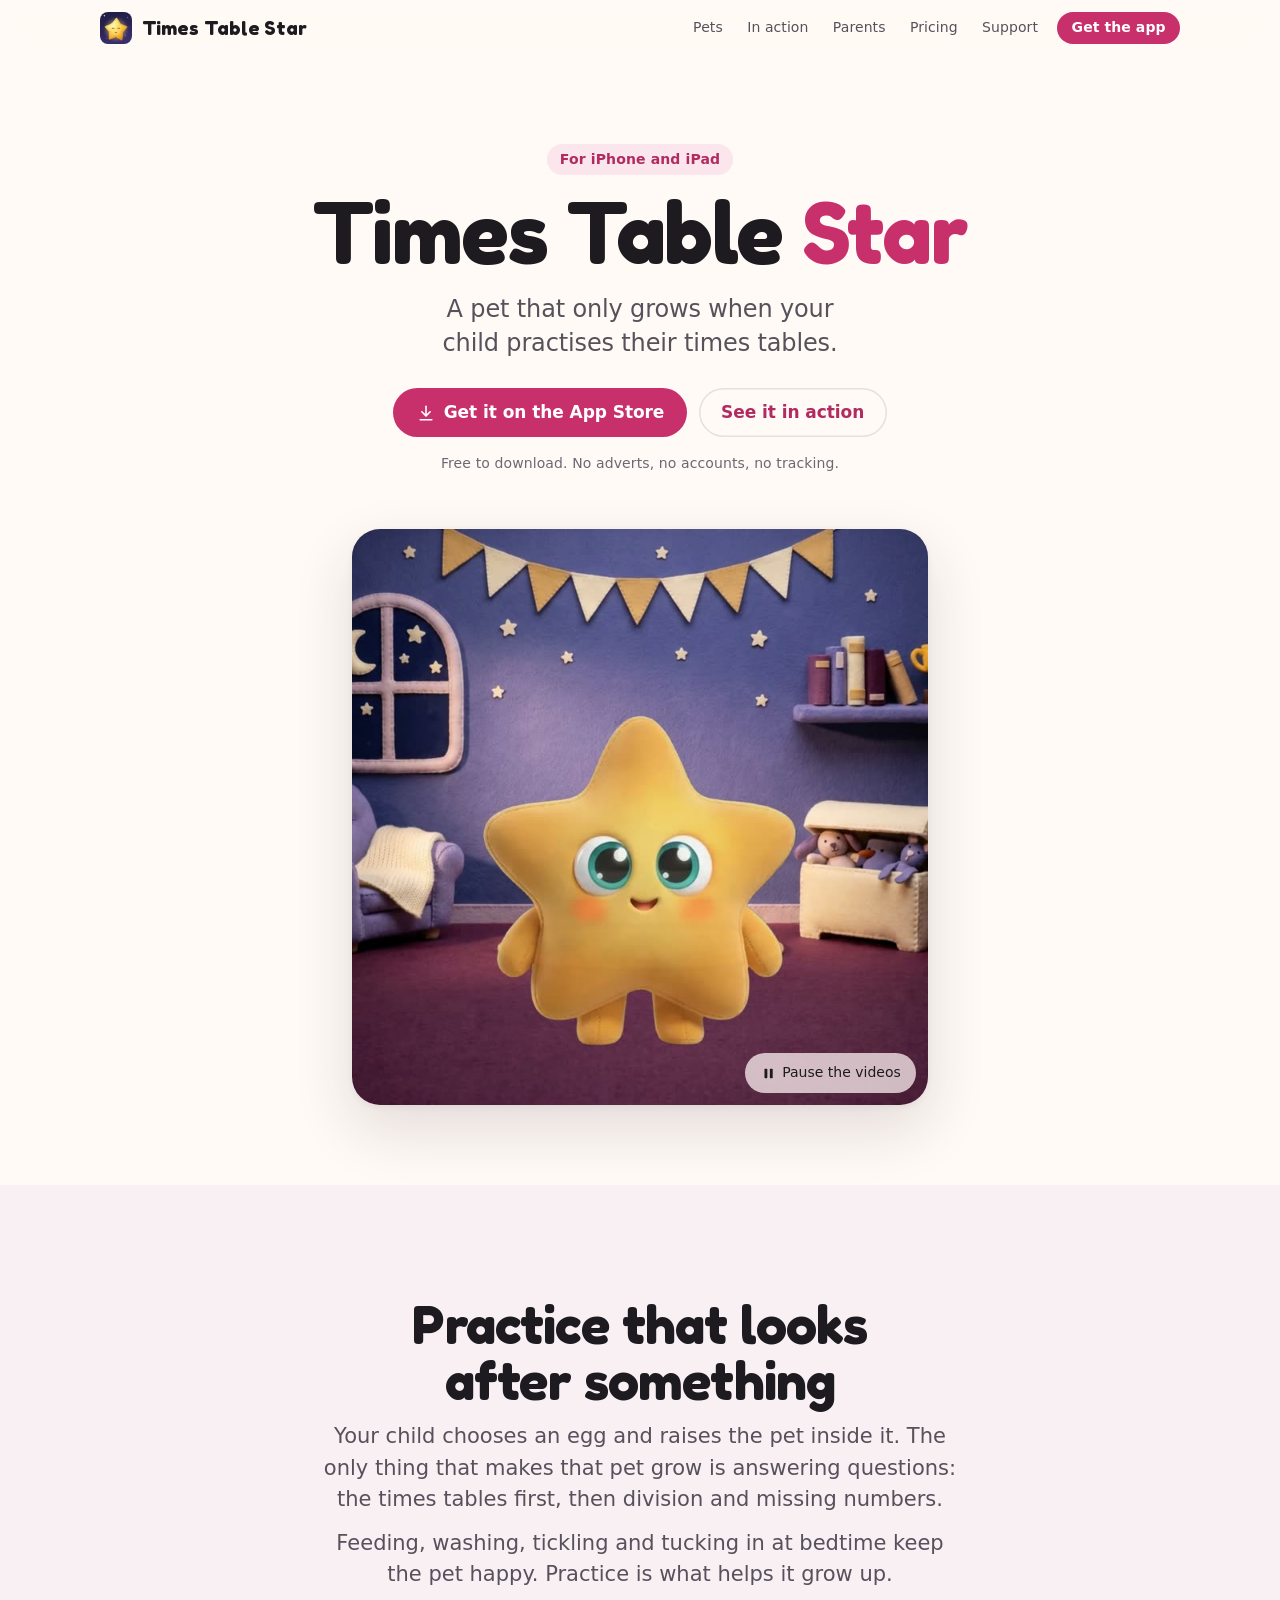
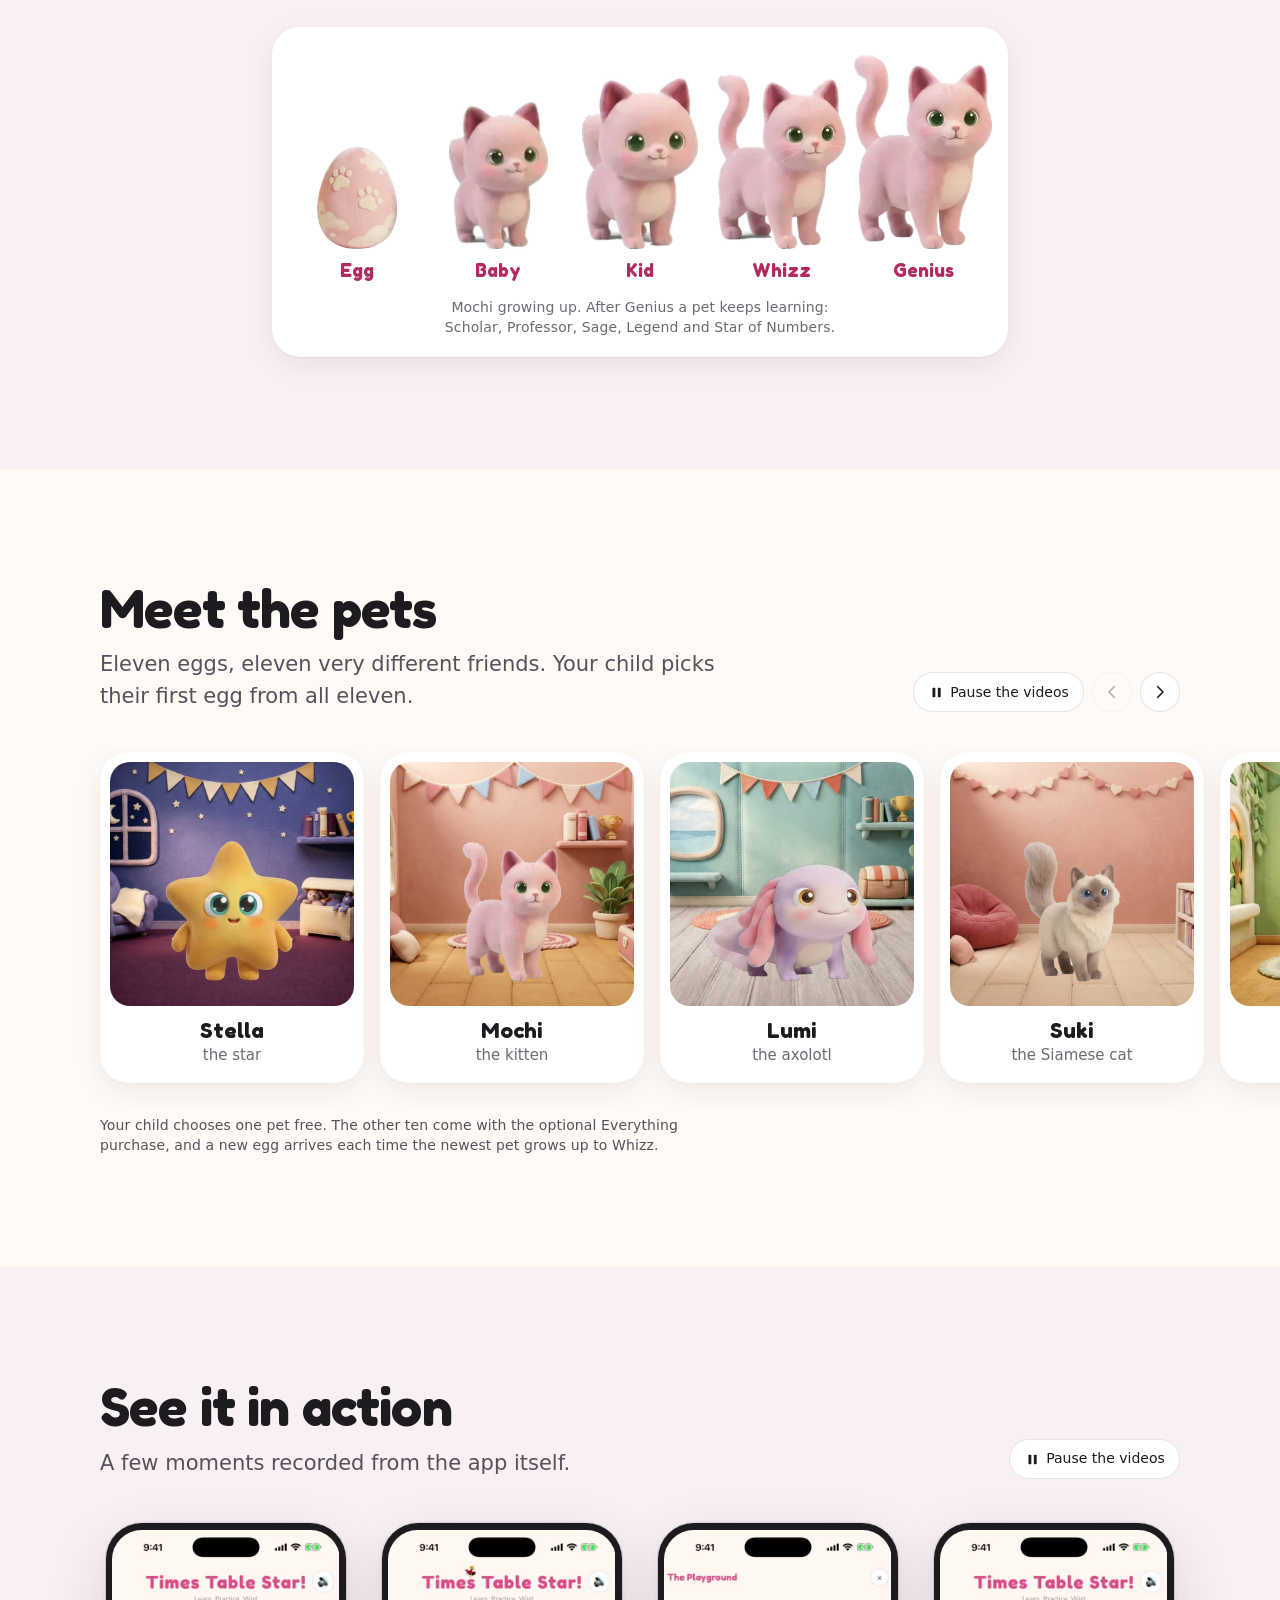
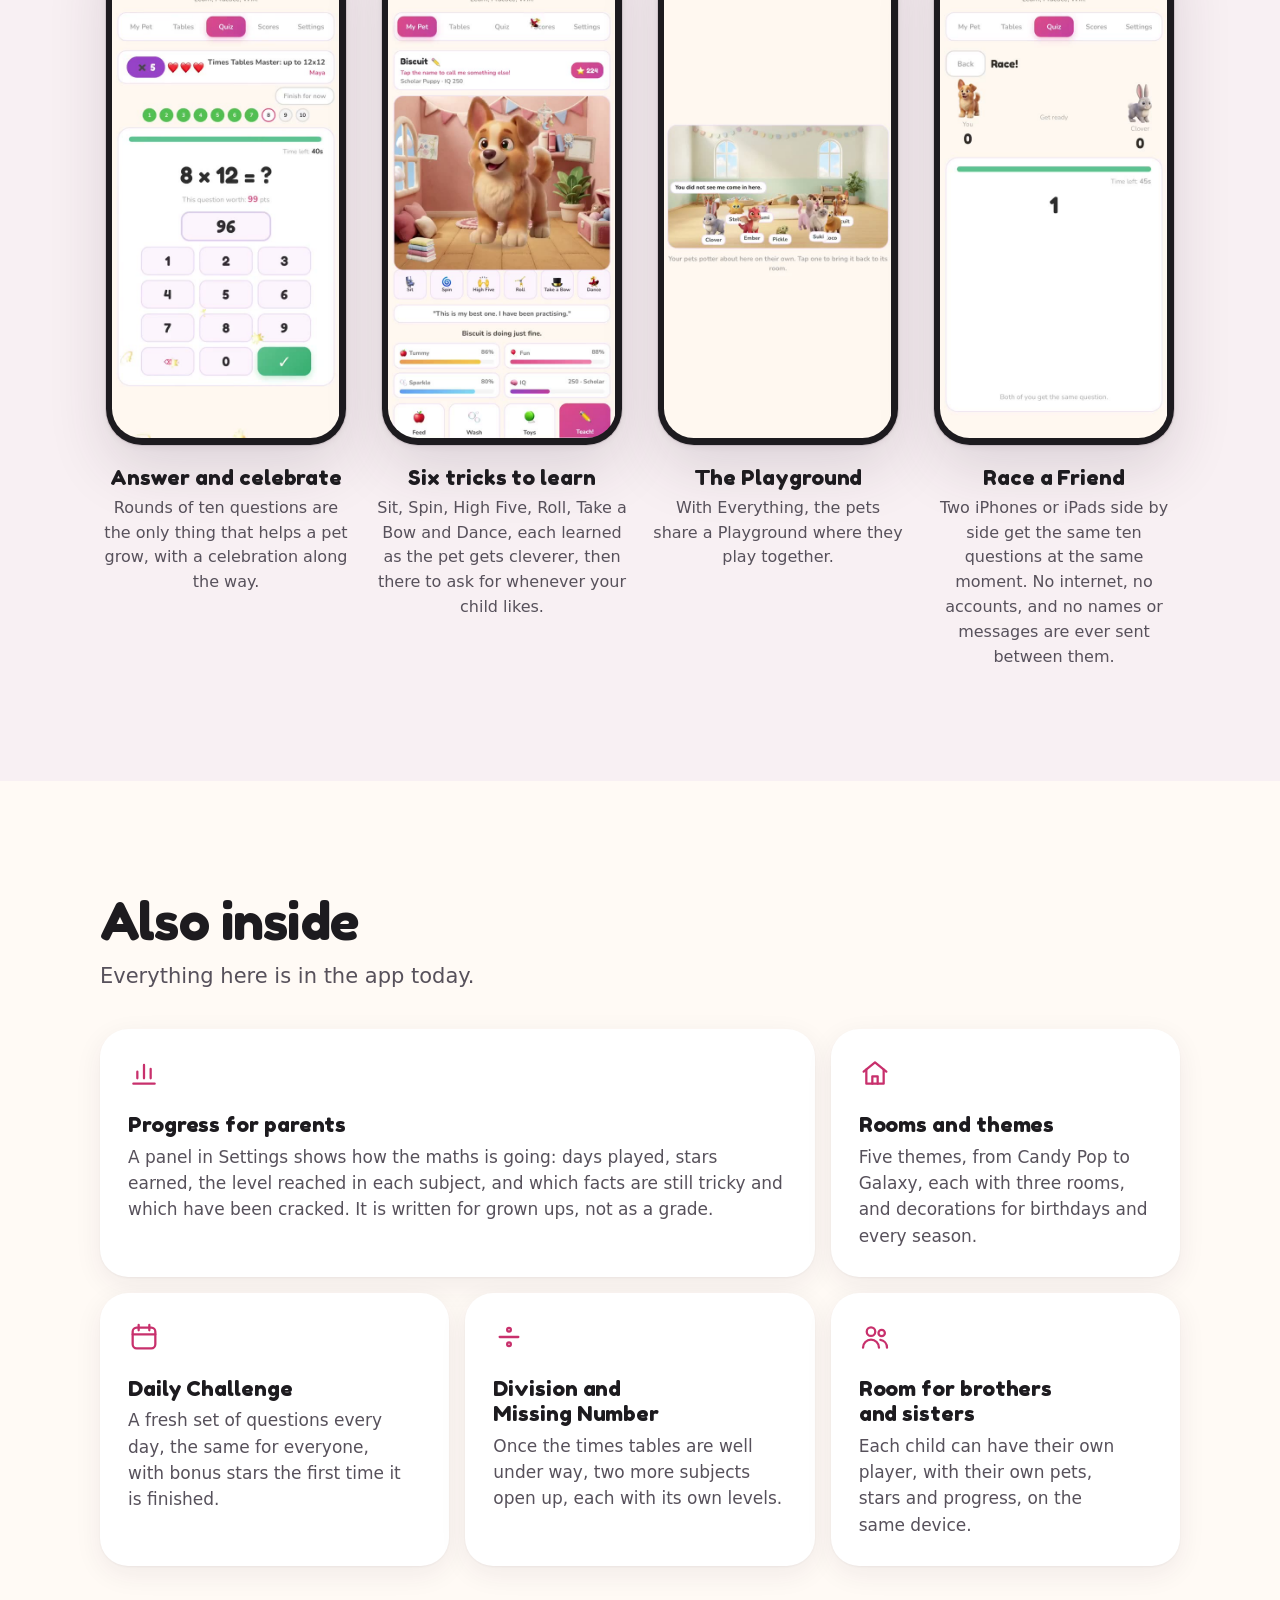
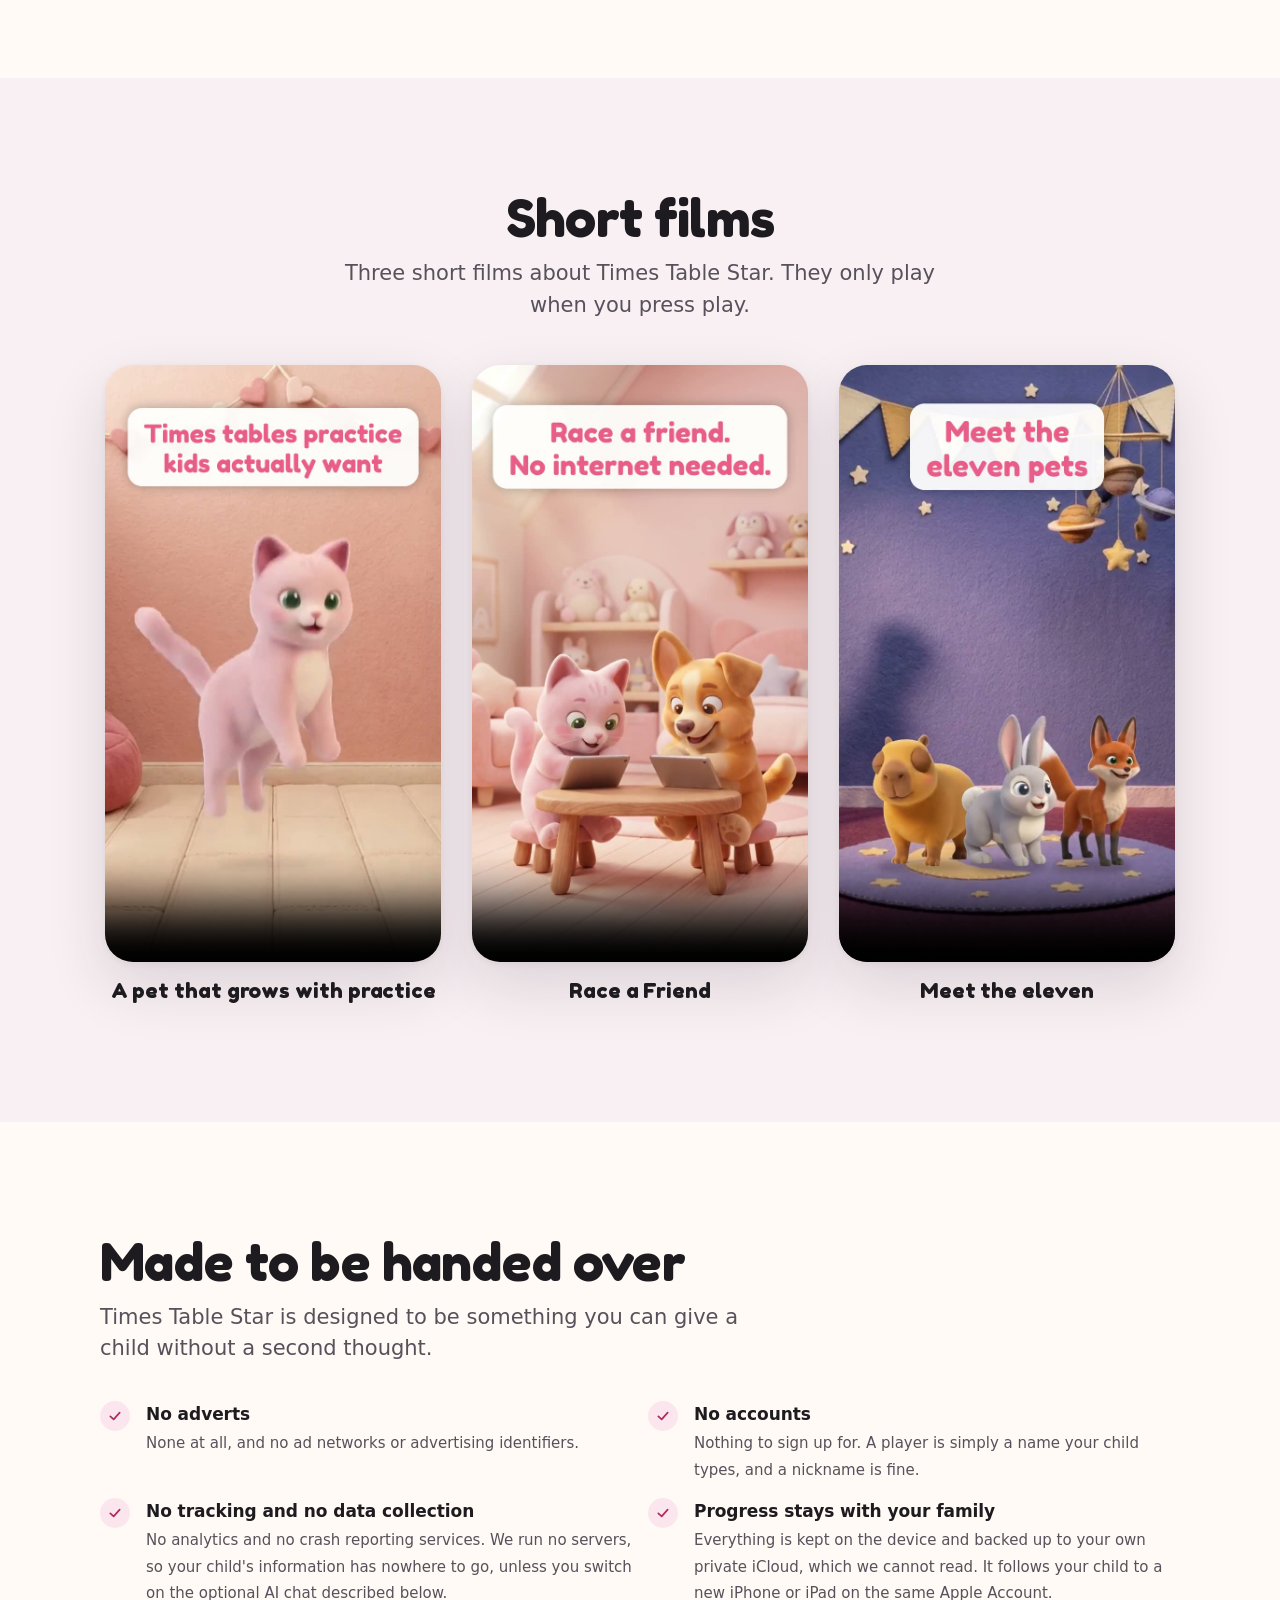
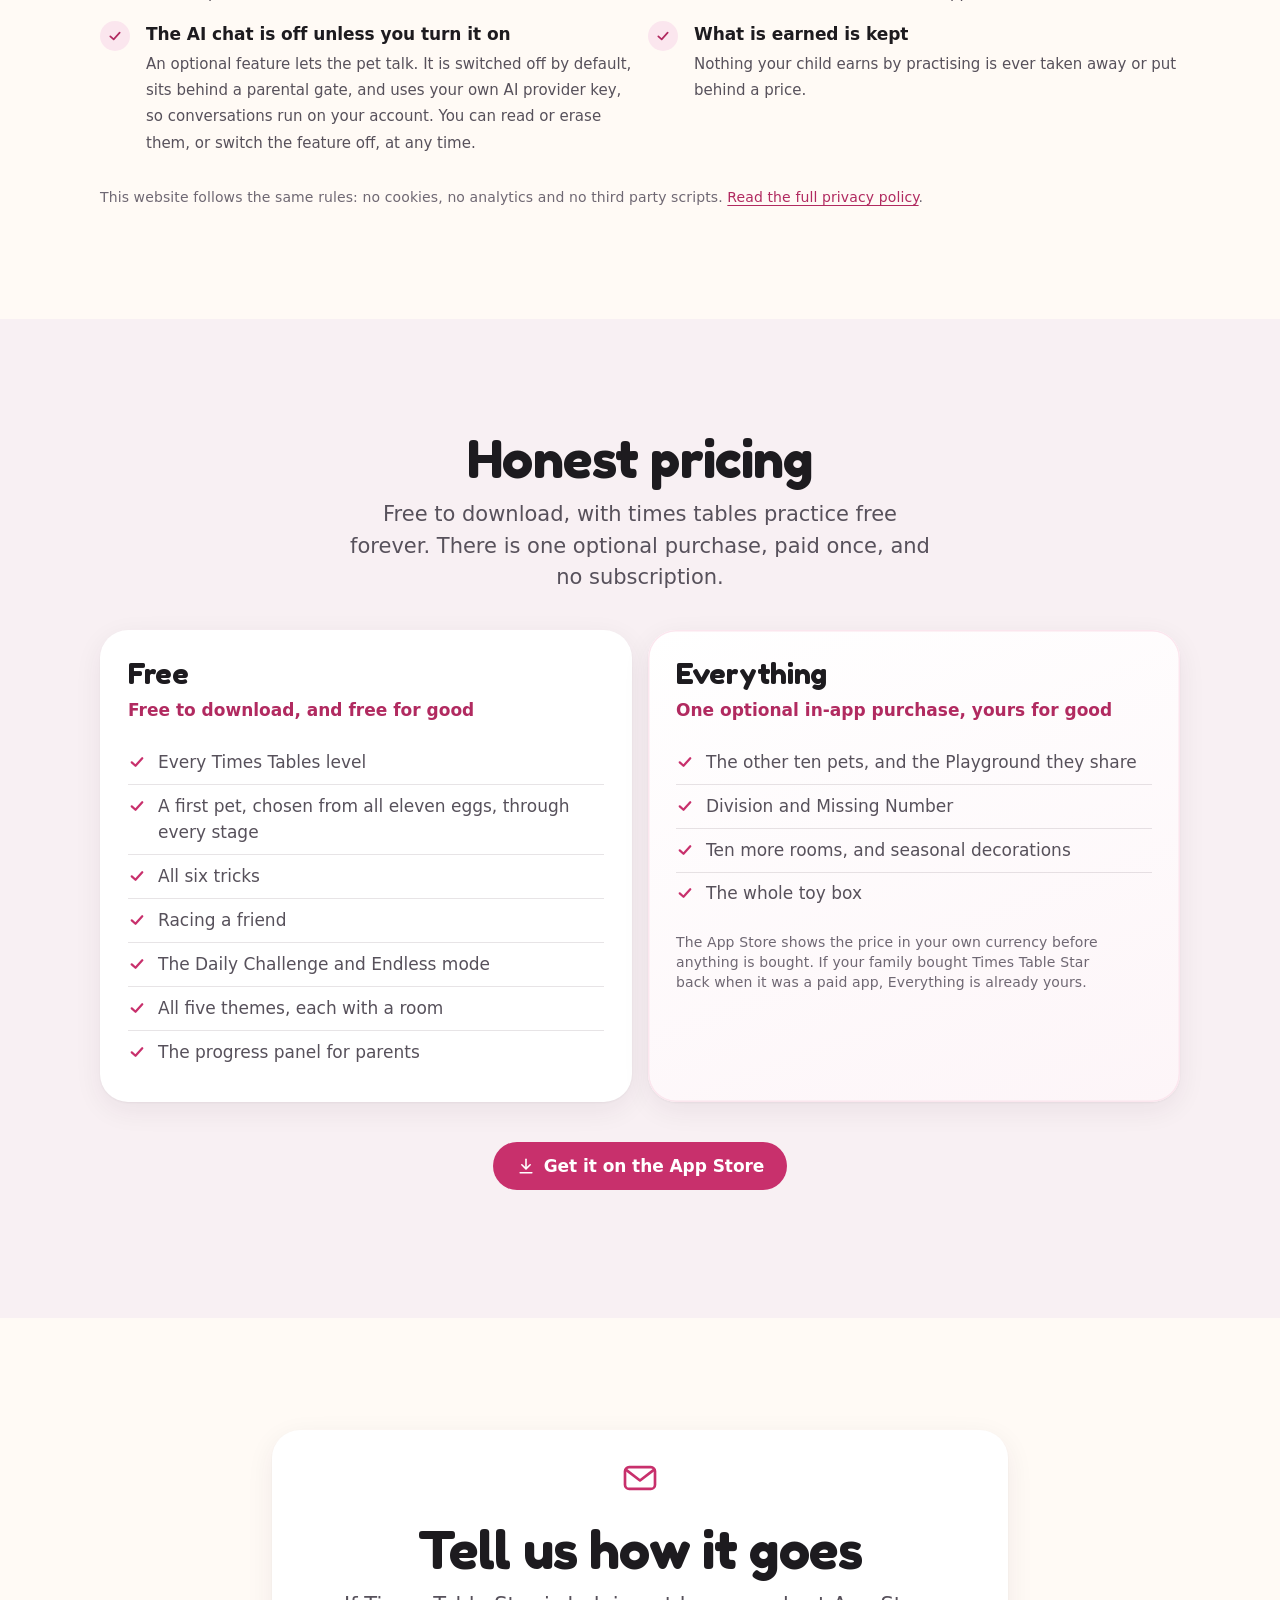
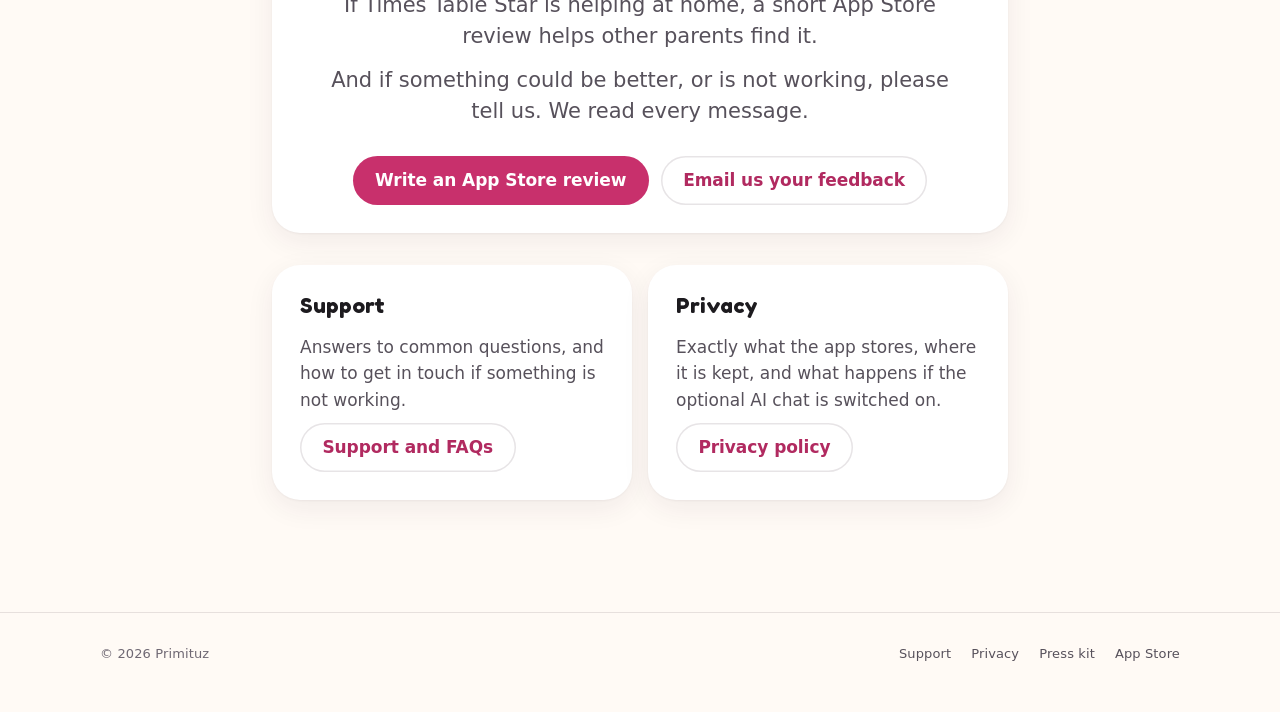
<file: index.html>
<!DOCTYPE html>
<html lang="en-GB">
<head>
<meta charset="UTF-8">
<meta name="viewport" content="width=device-width, initial-scale=1.0, viewport-fit=cover">
<title>Times Table Star: maths practice with a pet that grows</title>
<meta name="description" content="Times Table Star is a maths practice game for iPhone and iPad. Your child raises a pet that only grows when they practise times tables, division and missing numbers. No adverts, no accounts, no tracking.">
<meta name="apple-itunes-app" content="app-id=6762815924">
<meta name="color-scheme" content="light dark">
<meta name="theme-color" content="#fffaf5" media="(prefers-color-scheme: light)">
<meta name="theme-color" content="#121014" media="(prefers-color-scheme: dark)">
<link rel="canonical" href="https://timestablestar.primituz.com/">
<link rel="icon" type="image/png" sizes="32x32" href="img/favicon-32.png">
<link rel="apple-touch-icon" href="img/apple-touch-icon.png">

<meta property="og:type" content="website">
<meta property="og:site_name" content="Times Table Star">
<meta property="og:locale" content="en_GB">
<meta property="og:url" content="https://timestablestar.primituz.com/">
<meta property="og:title" content="Times Table Star: maths practice with a pet that grows">
<meta property="og:description" content="A pet that only grows when your child practises. Free to download for iPhone and iPad, with no adverts, no accounts and no tracking.">
<meta property="og:image" content="https://timestablestar.primituz.com/img/og-image.jpg">
<meta property="og:image:type" content="image/jpeg">
<meta property="og:image:width" content="1200">
<meta property="og:image:height" content="630">
<meta property="og:image:alt" content="Stella the star, Mochi the kitten and Ember the dragon from Times Table Star">
<meta name="twitter:card" content="summary_large_image">
<meta name="twitter:title" content="Times Table Star: maths practice with a pet that grows">
<meta name="twitter:description" content="A pet that only grows when your child practises. Free to download for iPhone and iPad, with no adverts, no accounts and no tracking.">
<meta name="twitter:image" content="https://timestablestar.primituz.com/img/og-image.jpg">
<meta name="twitter:image:alt" content="Stella the star, Mochi the kitten and Ember the dragon from Times Table Star">

<link rel="preload" href="fonts/fredokaone-400.woff2" as="font" type="font/woff2" crossorigin>
<link rel="stylesheet" href="site.css">
<script>document.documentElement.className += ' js';</script>
<script src="site.js" defer></script>

<script type="application/ld+json">
{
  "@context": "https://schema.org",
  "@type": "SoftwareApplication",
  "name": "Times Table Star",
  "description": "A maths practice game for iPhone and iPad, where a pet only grows when a child practises times tables, division and missing numbers.",
  "operatingSystem": "iOS",
  "applicationCategory": "EducationalApplication",
  "url": "https://apps.apple.com/app/id6762815924",
  "image": "https://timestablestar.primituz.com/press/app-icon-1024.png",
  "inLanguage": "en-GB",
  "author": { "@type": "Organization", "name": "Primituz" },
  "offers": { "@type": "Offer", "price": "0", "priceCurrency": "GBP" }
}
</script>
</head>
<body ontouchstart="">
<svg width="0" height="0" style="position:absolute" aria-hidden="true" focusable="false">
  <symbol id="i-get" viewBox="0 0 24 24"><path d="M12 4v11"/><path d="M7 10.5 12 15.5 17 10.5"/><path d="M5 20h14"/></symbol>
  <symbol id="i-left" viewBox="0 0 24 24"><path d="M15 5l-7 7 7 7"/></symbol>
  <symbol id="i-right" viewBox="0 0 24 24"><path d="M9 5l7 7-7 7"/></symbol>
  <symbol id="i-play" viewBox="0 0 24 24"><path d="M7 4.5v15l12.5-7.5z"/></symbol>
  <symbol id="i-pause" viewBox="0 0 24 24"><rect x="5.5" y="4.5" width="4.5" height="15" rx="1.2"/><rect x="14" y="4.5" width="4.5" height="15" rx="1.2"/></symbol>
  <symbol id="i-check" viewBox="0 0 24 24"><path d="M5 12.5 10 17 19 7"/></symbol>
  <symbol id="i-chart" viewBox="0 0 24 24"><path d="M4 20h16"/><path d="M7 16v-5"/><path d="M12 16V6"/><path d="M17 16V9"/></symbol>
  <symbol id="i-house" viewBox="0 0 24 24"><path d="M3.5 11 12 4l8.5 7"/><path d="M5.5 9.5V20h13V9.5"/><path d="M10 20v-5.5h4V20"/></symbol>
  <symbol id="i-calendar" viewBox="0 0 24 24"><rect x="3.5" y="5" width="17" height="15.5" rx="3"/><path d="M3.5 10h17"/><path d="M8 3v4"/><path d="M16 3v4"/></symbol>
  <symbol id="i-divide" viewBox="0 0 24 24"><path d="M5 12h14"/><circle cx="12" cy="6.5" r="1.4"/><circle cx="12" cy="17.5" r="1.4"/></symbol>
  <symbol id="i-people" viewBox="0 0 24 24"><circle cx="9" cy="8" r="3.2"/><path d="M3 20c0-3.3 2.7-6 6-6s6 2.7 6 6"/><circle cx="17" cy="9" r="2.4"/><path d="M16 14.2c2.9.3 5 2.7 5 5.8"/></symbol>
  <symbol id="i-letter" viewBox="0 0 24 24"><rect x="3" y="5.5" width="18" height="13" rx="2.5"/><path d="M3.5 7l8.5 6.5L20.5 7"/></symbol>
</svg>

<a class="skip" href="#main">Skip to content</a>

<header class="top">
  <div class="wrap">
    <a class="brand" href="./"><img src="img/icon-192.webp" alt="" width="192" height="192">Times Table Star</a>
    <ul class="nav">
      <li class="wide"><a href="#pets">Pets</a></li>
      <li class="wide"><a href="#action">In action</a></li>
      <li class="wide"><a href="#parents">Parents</a></li>
      <li class="wide"><a href="#pricing">Pricing</a></li>
      <li class="wide"><a href="support.html">Support</a></li>
      <li class="nav-cta"><a href="https://apps.apple.com/app/id6762815924">Get the app</a></li>
    </ul>
  </div>
</header>

<main id="main">

<section class="hero-home">
  <div class="wrap">
    <span class="eyebrow">For iPhone and iPad</span>
    <h1>Times Table <span>Star</span></h1>
    <p class="promise">A pet that only grows when your child practises their times tables.</p>
    <div class="cta">
      <a class="btn" href="https://apps.apple.com/app/id6762815924">
        <svg class="ico" aria-hidden="true"><use href="#i-get"/></svg>
        Get it on the App Store
      </a>
      <a class="btn ghost" href="#action">See it in action</a>
    </div>
    <p class="small">Free to download. No adverts, no accounts, no tracking.</p>
    <div class="hero-media">
      <video id="hero-video" data-loop autoplay muted loop playsinline preload="metadata" poster="videos/pets/stella.jpg" aria-label="Stella the star, one of the eleven pets in Times Table Star">
        <source src="videos/pets/stella.mp4" type="video/mp4">
      </video>
      <script>
        /* Respect reduced motion and data saver before the hero starts playing: show the poster instead. */
        (function (v) {
          var still = (window.matchMedia && window.matchMedia('(prefers-reduced-motion: reduce)').matches) ||
                      (navigator.connection && navigator.connection.saveData);
          if (still && v) { v.removeAttribute('autoplay'); v.preload = 'none'; v.pause(); }
        })(document.getElementById('hero-video'));
      </script>
      <button type="button" class="motion-toggle on-media" hidden>Pause the videos</button>
    </div>
  </div>
</section>

<section id="grow" class="band">
  <div class="wrap narrow center reveal">
    <h2>Practice that looks after something</h2>
    <p class="lede">Your child chooses an egg and raises the pet inside it. The only thing that makes that pet grow is answering questions: the times tables first, then division and missing numbers.</p>
    <p class="lede">Feeding, washing, tickling and tucking in at bedtime keep the pet happy. Practice is what helps it grow up.</p>
  </div>
  <div class="wrap narrow reveal">
    <div class="card growth">
      <ol>
        <li><img class="egg" src="img/stages/mochi-0.webp" alt="" width="146" height="186" loading="lazy"><span>Egg</span></li>
        <li><img class="i1" src="img/stages/mochi-1.webp" alt="" width="88" height="130" loading="lazy"><span>Baby</span></li>
        <li><img class="i2" src="img/stages/mochi-2.webp" alt="" width="123" height="182" loading="lazy"><span>Kid</span></li>
        <li><img class="i3" src="img/stages/mochi-3.webp" alt="" width="172" height="237" loading="lazy"><span>Whizz</span></li>
        <li><img class="i4" src="img/stages/mochi-4.webp" alt="" width="213" height="300" loading="lazy"><span>Genius</span></li>
      </ol>
      <p class="growth-note small">Mochi growing up. After Genius a pet keeps learning: Scholar, Professor, Sage, Legend and Star of Numbers.</p>
    </div>
  </div>
</section>

<section id="pets" data-gallery aria-labelledby="pets-title">
  <div class="wrap section-head reveal">
    <div>
      <h2 id="pets-title">Meet the pets</h2>
      <p class="lede">Eleven eggs, eleven very different friends. Your child picks their first egg from all eleven.</p>
    </div>
    <div class="controls">
      <button type="button" class="motion-toggle" hidden>Pause the videos</button>
      <button type="button" class="arrow prev" aria-label="Previous pets" aria-disabled="true"><svg class="ico" aria-hidden="true"><use href="#i-left"/></svg></button>
      <button type="button" class="arrow next" aria-label="More pets"><svg class="ico" aria-hidden="true"><use href="#i-right"/></svg></button>
    </div>
  </div>
  <ul class="rail" tabindex="0" aria-label="The eleven pets. Scroll sideways to see them all.">
    <li class="pet"><video data-loop muted loop playsinline preload="none" poster="videos/pets/stella.jpg" aria-hidden="true"><source src="videos/pets/stella.mp4" type="video/mp4"></video><h3>Stella</h3><p>the star</p></li>
    <li class="pet"><video data-loop muted loop playsinline preload="none" poster="videos/pets/mochi.jpg" aria-hidden="true"><source src="videos/pets/mochi.mp4" type="video/mp4"></video><h3>Mochi</h3><p>the kitten</p></li>
    <li class="pet"><video data-loop muted loop playsinline preload="none" poster="videos/pets/lumi.jpg" aria-hidden="true"><source src="videos/pets/lumi.mp4" type="video/mp4"></video><h3>Lumi</h3><p>the axolotl</p></li>
    <li class="pet"><video data-loop muted loop playsinline preload="none" poster="videos/pets/suki.jpg" aria-hidden="true"><source src="videos/pets/suki.mp4" type="video/mp4"></video><h3>Suki</h3><p>the Siamese cat</p></li>
    <li class="pet"><video data-loop muted loop playsinline preload="none" poster="videos/pets/biscuit.jpg" aria-hidden="true"><source src="videos/pets/biscuit.mp4" type="video/mp4"></video><h3>Biscuit</h3><p>the puppy</p></li>
    <li class="pet"><video data-loop muted loop playsinline preload="none" poster="videos/pets/pip.jpg" aria-hidden="true"><source src="videos/pets/pip.mp4" type="video/mp4"></video><h3>Pip</h3><p>the owl</p></li>
    <li class="pet"><video data-loop muted loop playsinline preload="none" poster="videos/pets/pickle.jpg" aria-hidden="true"><source src="videos/pets/pickle.mp4" type="video/mp4"></video><h3>Pickle</h3><p>the tortoise</p></li>
    <li class="pet"><video data-loop muted loop playsinline preload="none" poster="videos/pets/ember.jpg" aria-hidden="true"><source src="videos/pets/ember.mp4" type="video/mp4"></video><h3>Ember</h3><p>the dragon</p></li>
    <li class="pet"><video data-loop muted loop playsinline preload="none" poster="videos/pets/coco.jpg" aria-hidden="true"><source src="videos/pets/coco.mp4" type="video/mp4"></video><h3>Coco</h3><p>the capybara</p></li>
    <li class="pet"><video data-loop muted loop playsinline preload="none" poster="videos/pets/clover.jpg" aria-hidden="true"><source src="videos/pets/clover.mp4" type="video/mp4"></video><h3>Clover</h3><p>the rabbit</p></li>
    <li class="pet"><video data-loop muted loop playsinline preload="none" poster="videos/pets/rusty.jpg" aria-hidden="true"><source src="videos/pets/rusty.mp4" type="video/mp4"></video><h3>Rusty</h3><p>the fox</p></li>
  </ul>
  <div class="wrap">
    <p class="note small">Your child chooses one pet free. The other ten come with the optional Everything purchase, and a new egg arrives each time the newest pet grows up to Whizz.</p>
  </div>
</section>

<section id="action" class="band">
  <div class="wrap">
    <div class="section-head reveal">
      <div>
        <h2>See it in action</h2>
        <p class="lede">A few moments recorded from the app itself.</p>
      </div>
      <div class="controls"><button type="button" class="motion-toggle" hidden>Pause the videos</button></div>
    </div>
    <ul class="demo-grid reveal">
      <li class="demo">
        <div class="phone"><video data-loop muted loop playsinline preload="none" poster="videos/features/quiz.jpg" aria-hidden="true"><source src="videos/features/quiz.mp4" type="video/mp4"></video></div>
        <h3>Answer and celebrate</h3>
        <p>Rounds of ten questions are the only thing that helps a pet grow, with a celebration along the way.</p>
      </li>
      <li class="demo">
        <div class="phone"><video data-loop muted loop playsinline preload="none" poster="videos/features/tricks.jpg" aria-hidden="true"><source src="videos/features/tricks.mp4" type="video/mp4"></video></div>
        <h3>Six tricks to learn</h3>
        <p>Sit, Spin, High Five, Roll, Take a Bow and Dance, each learned as the pet gets cleverer, then there to ask for whenever your child likes.</p>
      </li>
      <li class="demo">
        <div class="phone"><video data-loop muted loop playsinline preload="none" poster="videos/features/playground.jpg" aria-hidden="true"><source src="videos/features/playground.mp4" type="video/mp4"></video></div>
        <h3>The Playground</h3>
        <p>With Everything, the pets share a Playground where they play together.</p>
      </li>
      <li class="demo">
        <div class="phone"><video data-loop muted loop playsinline preload="none" poster="videos/features/race.jpg" aria-hidden="true"><source src="videos/features/race.mp4" type="video/mp4"></video></div>
        <h3>Race a Friend</h3>
        <p>Two iPhones or iPads side by side get the same ten questions at the same moment. No internet, no accounts, and no names or messages are ever sent between them.</p>
      </li>
    </ul>
  </div>
</section>

<section id="more">
  <div class="wrap">
    <div class="reveal">
      <h2>Also inside</h2>
      <p class="lede">Everything here is in the app today.</p>
    </div>
    <div class="tiles reveal">
      <div class="card tile span2"><svg class="ico" aria-hidden="true"><use href="#i-chart"/></svg><h3>Progress for parents</h3><p>A panel in Settings shows how the maths is going: days played, stars earned, the level reached in each subject, and which facts are still tricky and which have been cracked. It is written for grown ups, not as a grade.</p></div>
      <div class="card tile"><svg class="ico" aria-hidden="true"><use href="#i-house"/></svg><h3>Rooms and themes</h3><p>Five themes, from Candy Pop to Galaxy, each with three rooms, and decorations for birthdays and every season.</p></div>
      <div class="card tile"><svg class="ico" aria-hidden="true"><use href="#i-calendar"/></svg><h3>Daily Challenge</h3><p>A fresh set of questions every day, the same for everyone, with bonus stars the first time it is finished.</p></div>
      <div class="card tile"><svg class="ico" aria-hidden="true"><use href="#i-divide"/></svg><h3>Division and Missing Number</h3><p>Once the times tables are well under way, two more subjects open up, each with its own levels.</p></div>
      <div class="card tile"><svg class="ico" aria-hidden="true"><use href="#i-people"/></svg><h3>Room for brothers and sisters</h3><p>Each child can have their own player, with their own pets, stars and progress, on the same device.</p></div>
    </div>
  </div>
</section>

<section id="films" class="band">
  <div class="wrap">
    <div class="center reveal">
      <h2>Short films</h2>
      <p class="lede">Three short films about Times Table Star. They only play when you press play.</p>
    </div>
    <ul class="film-grid reveal">
      <li class="film">
        <video controls playsinline preload="none" poster="videos/films/practice.jpg" aria-label="Film: A pet that grows with practice"><source src="videos/films/practice.mp4" type="video/mp4"></video>
        <h3>A pet that grows with practice</h3>
      </li>
      <li class="film">
        <video controls playsinline preload="none" poster="videos/films/race.jpg" aria-label="Film: Race a Friend"><source src="videos/films/race.mp4" type="video/mp4"></video>
        <h3>Race a Friend</h3>
      </li>
      <li class="film">
        <video controls playsinline preload="none" poster="videos/films/pets.jpg" aria-label="Film: Meet the eleven"><source src="videos/films/pets.mp4" type="video/mp4"></video>
        <h3>Meet the eleven</h3>
      </li>
    </ul>
  </div>
</section>

<section id="parents">
  <div class="wrap">
    <div class="reveal">
      <h2>Made to be handed over</h2>
      <p class="lede">Times Table Star is designed to be something you can give a child without a second thought.</p>
    </div>
    <ul class="trust reveal">
      <li><span class="tick"><svg class="ico" aria-hidden="true"><use href="#i-check"/></svg></span><div><strong>No adverts</strong><span>None at all, and no ad networks or advertising identifiers.</span></div></li>
      <li><span class="tick"><svg class="ico" aria-hidden="true"><use href="#i-check"/></svg></span><div><strong>No accounts</strong><span>Nothing to sign up for. A player is simply a name your child types, and a nickname is fine.</span></div></li>
      <li><span class="tick"><svg class="ico" aria-hidden="true"><use href="#i-check"/></svg></span><div><strong>No tracking and no data collection</strong><span>No analytics and no crash reporting services. We run no servers, so your child's information has nowhere to go, unless you switch on the optional AI chat described below.</span></div></li>
      <li><span class="tick"><svg class="ico" aria-hidden="true"><use href="#i-check"/></svg></span><div><strong>Progress stays with your family</strong><span>Everything is kept on the device and backed up to your own private iCloud, which we cannot read. It follows your child to a new iPhone or iPad on the same Apple Account.</span></div></li>
      <li><span class="tick"><svg class="ico" aria-hidden="true"><use href="#i-check"/></svg></span><div><strong>The AI chat is off unless you turn it on</strong><span>An optional feature lets the pet talk. It is switched off by default, sits behind a parental gate, and uses your own AI provider key, so conversations run on your account. You can read or erase them, or switch the feature off, at any time.</span></div></li>
      <li><span class="tick"><svg class="ico" aria-hidden="true"><use href="#i-check"/></svg></span><div><strong>What is earned is kept</strong><span>Nothing your child earns by practising is ever taken away or put behind a price.</span></div></li>
    </ul>
    <p class="small" style="margin-top:2rem">This website follows the same rules: no cookies, no analytics and no third party scripts. <a href="privacy.html">Read the full privacy policy</a>.</p>
  </div>
</section>

<section id="pricing" class="band">
  <div class="wrap">
    <div class="center reveal">
      <h2>Honest pricing</h2>
      <p class="lede">Free to download, with times tables practice free forever. There is one optional purchase, paid once, and no subscription.</p>
    </div>
    <div class="plans reveal">
      <div class="card plan">
        <h3>Free</h3>
        <p class="tag">Free to download, and free for good</p>
        <ul>
          <li>Every Times Tables level</li>
          <li>A first pet, chosen from all eleven eggs, through every stage</li>
          <li>All six tricks</li>
          <li>Racing a friend</li>
          <li>The Daily Challenge and Endless mode</li>
          <li>All five themes, each with a room</li>
          <li>The progress panel for parents</li>
        </ul>
      </div>
      <div class="card plan plus">
        <h3>Everything</h3>
        <p class="tag">One optional in-app purchase, yours for good</p>
        <ul>
          <li>The other ten pets, and the Playground they share</li>
          <li>Division and Missing Number</li>
          <li>Ten more rooms, and seasonal decorations</li>
          <li>The whole toy box</li>
        </ul>
        <p class="small" style="margin-top:1rem">The App Store shows the price in your own currency before anything is bought. If your family bought Times Table Star back when it was a paid app, Everything is already yours.</p>
      </div>
    </div>
    <div class="cta center">
      <a class="btn" href="https://apps.apple.com/app/id6762815924">
        <svg class="ico" aria-hidden="true"><use href="#i-get"/></svg>
        Get it on the App Store
      </a>
    </div>
  </div>
</section>

<section id="feedback">
  <div class="wrap narrow reveal">
    <div class="card feedback">
      <svg class="ico" aria-hidden="true"><use href="#i-letter"/></svg>
      <h2>Tell us how it goes</h2>
      <p class="lede">If Times Table Star is helping at home, a short App Store review helps other parents find it.</p>
      <p class="lede">And if something could be better, or is not working, please tell us. We read every message.</p>
      <div class="cta">
        <a class="btn" href="https://apps.apple.com/app/id6762815924?action=write-review">Write an App Store review</a>
        <a class="btn ghost" href="support.html#contact">Email us your feedback</a>
      </div>
    </div>
    <div class="help">
      <div class="card">
        <h3>Support</h3>
        <p>Answers to common questions, and how to get in touch if something is not working.</p>
        <a class="btn ghost" href="support.html">Support and FAQs</a>
      </div>
      <div class="card">
        <h3>Privacy</h3>
        <p>Exactly what the app stores, where it is kept, and what happens if the optional AI chat is switched on.</p>
        <a class="btn ghost" href="privacy.html">Privacy policy</a>
      </div>
    </div>
  </div>
</section>

</main>

<footer class="site">
  <div class="wrap">
    <p>&copy; 2026 Primituz</p>
    <nav aria-label="Footer">
      <a href="support.html">Support</a>
      <a href="privacy.html">Privacy</a>
      <a href="press.html">Press kit</a>
      <a href="https://apps.apple.com/app/id6762815924">App Store</a>
    </nav>
  </div>
</footer>

<script>
(function () {
  var mq = window.matchMedia ? window.matchMedia('(prefers-reduced-motion: reduce)') : null;
  function reduced() { return !!(mq && mq.matches); }
  var hasIO = 'IntersectionObserver' in window;

  /* Reveal once, as each block arrives. It fails open: only blocks that start below the fold are
     ever hidden, and both the observer and every scroll event can uncover them, so a sudden jump
     from a link or a browser that throttles the observer can never leave a section blank. */
  var pending = [].slice.call(document.querySelectorAll('.reveal')).filter(function (el) {
    return el.getBoundingClientRect().top > window.innerHeight;
  });
  function uncover(el) {
    var i = pending.indexOf(el);
    if (i < 0) return;
    pending.splice(i, 1);
    el.classList.remove('pending');
  }
  function sweep() {
    var edge = window.innerHeight * 0.94;
    pending.slice().forEach(function (el) { if (el.getBoundingClientRect().top < edge) uncover(el); });
    if (!pending.length) window.removeEventListener('scroll', sweep);
  }
  if (hasIO && pending.length) {
    pending.forEach(function (el) { el.classList.add('pending'); });
    var ro = new IntersectionObserver(function (entries) {
      entries.forEach(function (e) { if (e.isIntersecting) { uncover(e.target); ro.unobserve(e.target); } });
    }, { rootMargin: '0px 0px -6% 0px', threshold: 0 });
    pending.forEach(function (el) { ro.observe(el); });
    window.addEventListener('scroll', sweep, { passive: true });
    window.addEventListener('resize', sweep);
  }

  /* Gallery arrows page through the rail. Native scrolling does the rest, including momentum,
     and a smooth scroll can be interrupted by the next touch or wheel at any moment. */
  [].slice.call(document.querySelectorAll('[data-gallery]')).forEach(function (g) {
    var rail = g.querySelector('.rail'), prev = g.querySelector('.arrow.prev'), next = g.querySelector('.arrow.next');
    if (!rail || !prev || !next) return;
    function step() {
      var card = rail.querySelector('li');
      var gap = parseFloat(getComputedStyle(rail).columnGap) || 16;
      return card ? card.getBoundingClientRect().width + gap : rail.clientWidth * 0.8;
    }
    /* Page by the cards that fully fit between the rail's side paddings. The arrows use
       aria-disabled rather than disabled, so a keyboard user's focus stays put at either end. */
    function page(dir) {
      if ((dir < 0 ? prev : next).getAttribute('aria-disabled') === 'true') return;
      var s = step();
      var cs = getComputedStyle(rail);
      var gap = parseFloat(cs.columnGap) || 16;
      var visible = rail.clientWidth - parseFloat(cs.paddingLeft) - parseFloat(cs.paddingRight);
      var n = Math.max(1, Math.floor((visible + gap) / s));
      rail.scrollBy({ left: dir * n * s, behavior: reduced() ? 'auto' : 'smooth' });
    }
    /* Straight from the scroll event, which browsers already deliver at most once a frame. */
    function state() {
      var max = rail.scrollWidth - rail.clientWidth - 2;
      prev.setAttribute('aria-disabled', String(rail.scrollLeft <= 2));
      next.setAttribute('aria-disabled', String(rail.scrollLeft >= max));
    }
    prev.addEventListener('click', function () { page(-1); });
    next.addEventListener('click', function () { page(1); });
    rail.addEventListener('scroll', state, { passive: true });
    window.addEventListener('resize', state);
    state();
  });

  /* Looping videos play only while on screen, and never when reduced motion or data saver is set.
     Without JavaScript, or without IntersectionObserver, the posters simply show. */
  var vids = [].slice.call(document.querySelectorAll('video[data-loop]'));
  var toggles = [].slice.call(document.querySelectorAll('.motion-toggle'));
  if (!vids.length || !hasIO) {
    vids.forEach(function (v) { v.removeAttribute('autoplay'); v.pause(); });
    return;
  }
  var saveData = !!(navigator.connection && navigator.connection.saveData);
  var playing = !reduced() && !saveData;

  function sync(v) {
    if (playing && v._onScreen && !document.hidden) {
      var p = v.play();
      if (p && p.catch) p.catch(function () {});
    } else if (!v.paused) {
      v.pause();
    }
  }
  function syncAll() { vids.forEach(sync); }
  function label() {
    var icon = playing ? '#i-pause' : '#i-play';
    var text = playing ? 'Pause the videos' : 'Play the videos';
    toggles.forEach(function (b) {
      b.hidden = false;
      b.innerHTML = '<svg class="ico" aria-hidden="true"><use href="' + icon + '"/></svg><span>' + text + '</span>';
    });
  }

  vids.forEach(function (v) { v.removeAttribute('autoplay'); v._onScreen = false; });
  var io = new IntersectionObserver(function (entries) {
    entries.forEach(function (e) { e.target._onScreen = e.isIntersecting; sync(e.target); });
  }, { rootMargin: '80px 0px', threshold: 0.2 });
  vids.forEach(function (v) { io.observe(v); });

  toggles.forEach(function (b) {
    b.addEventListener('click', function () { playing = !playing; label(); syncAll(); });
  });
  if (mq) {
    var onChange = function () { if (mq.matches) { playing = false; label(); syncAll(); } };
    if (mq.addEventListener) mq.addEventListener('change', onChange); else if (mq.addListener) mq.addListener(onChange);
  }
  document.addEventListener('visibilitychange', syncAll);
  label();
})();
</script>
</body>
</html>
</file>
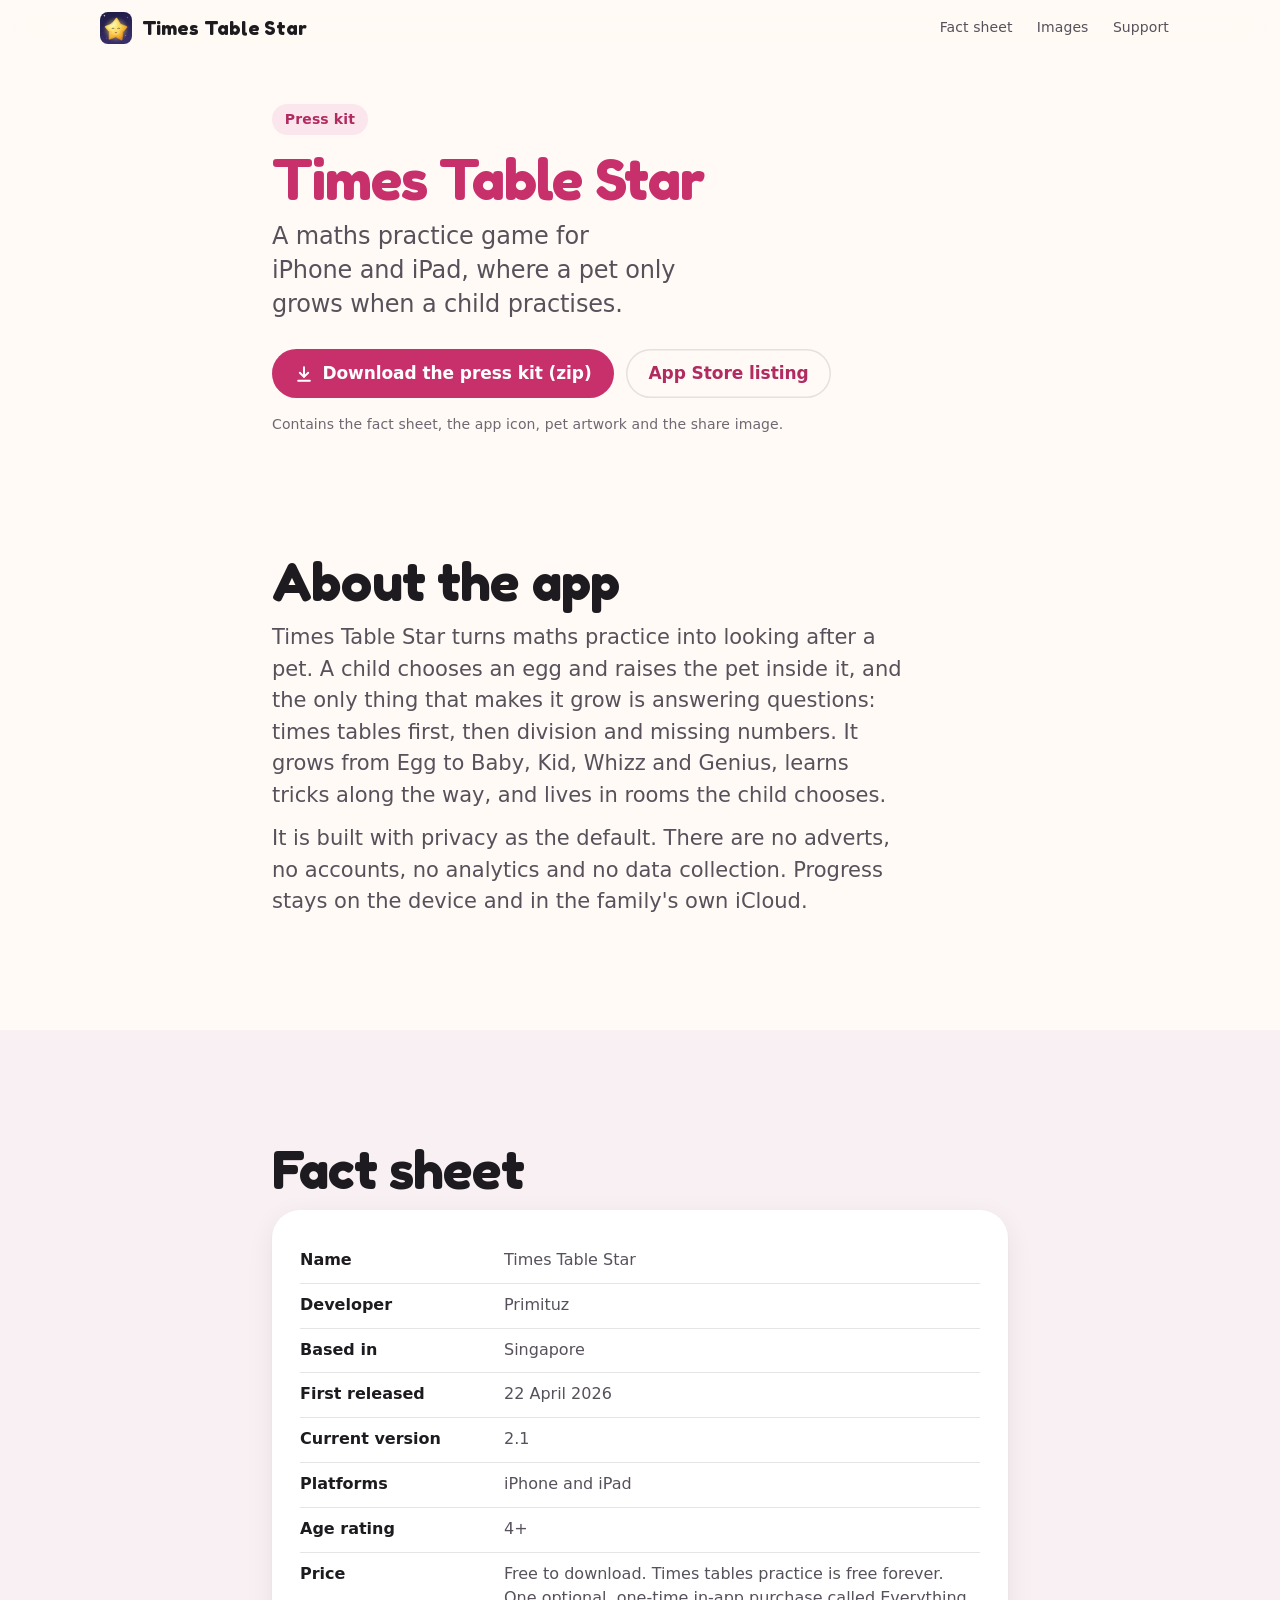
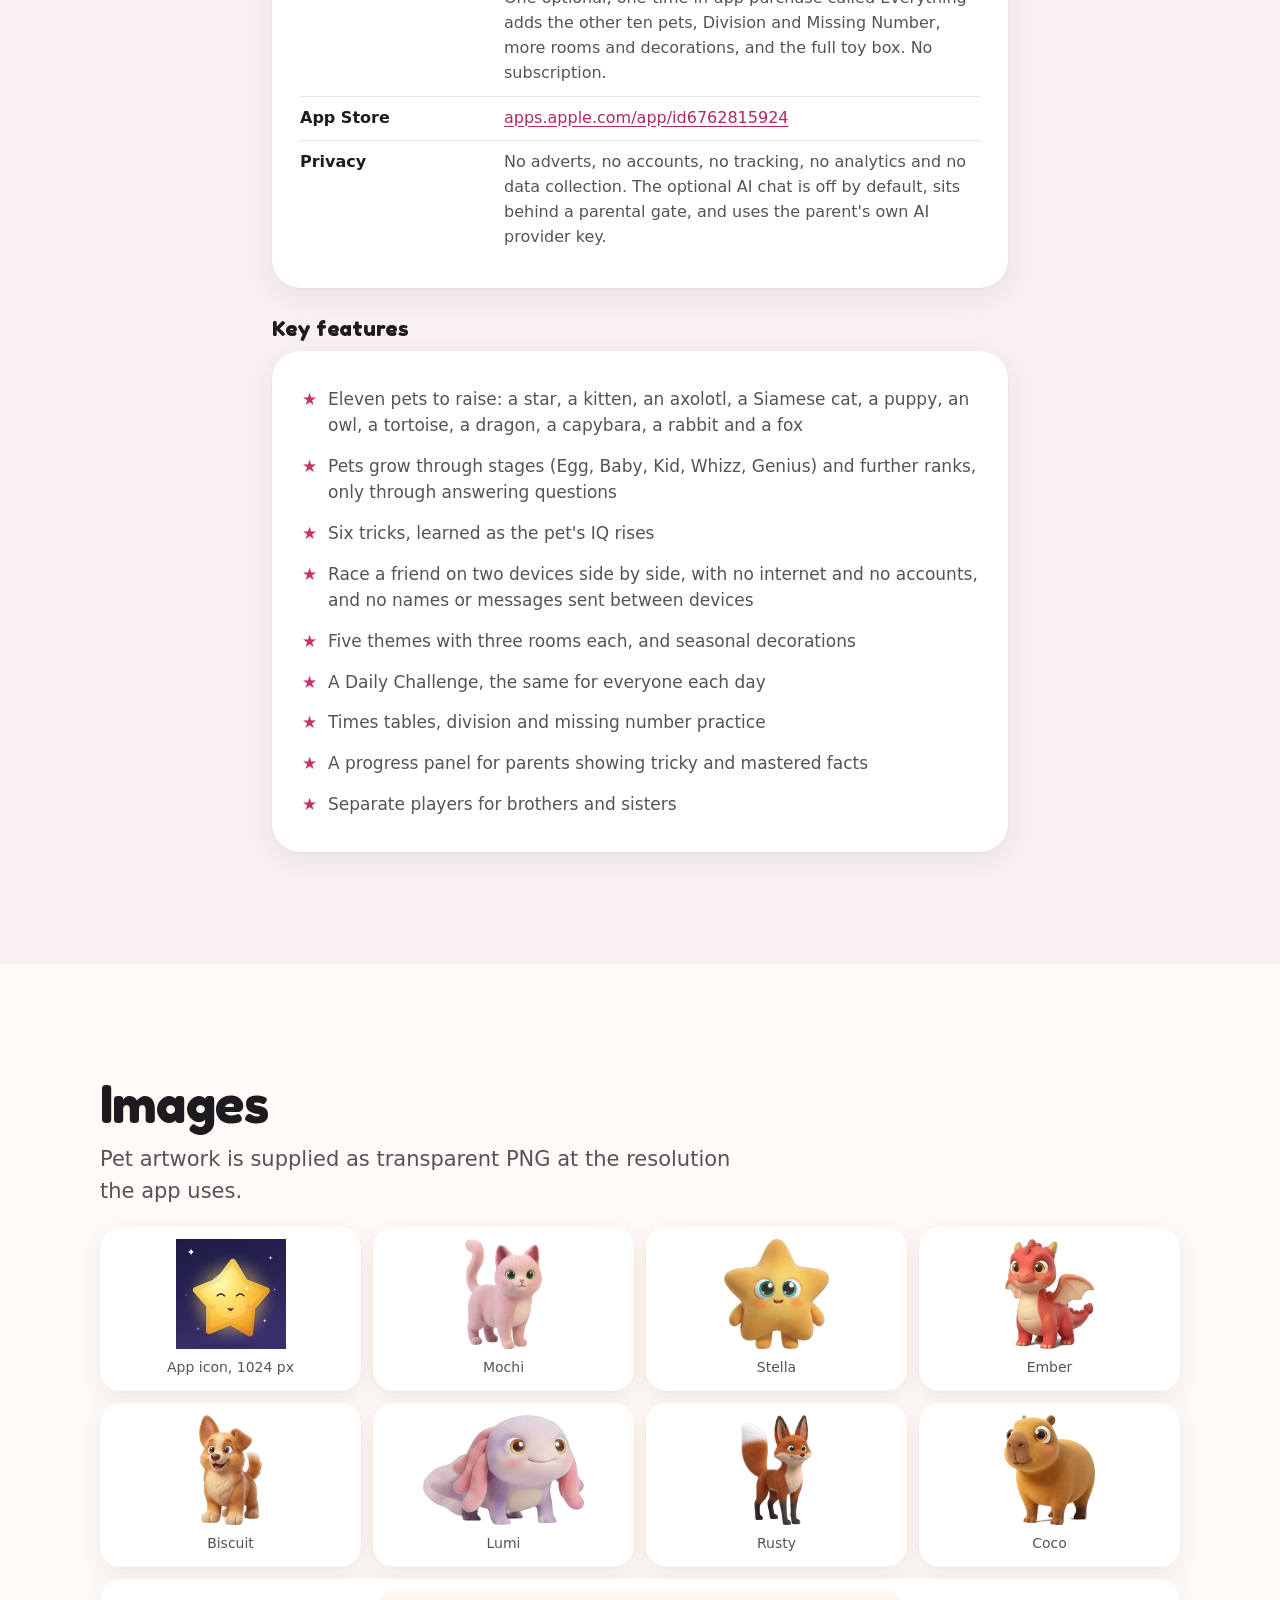
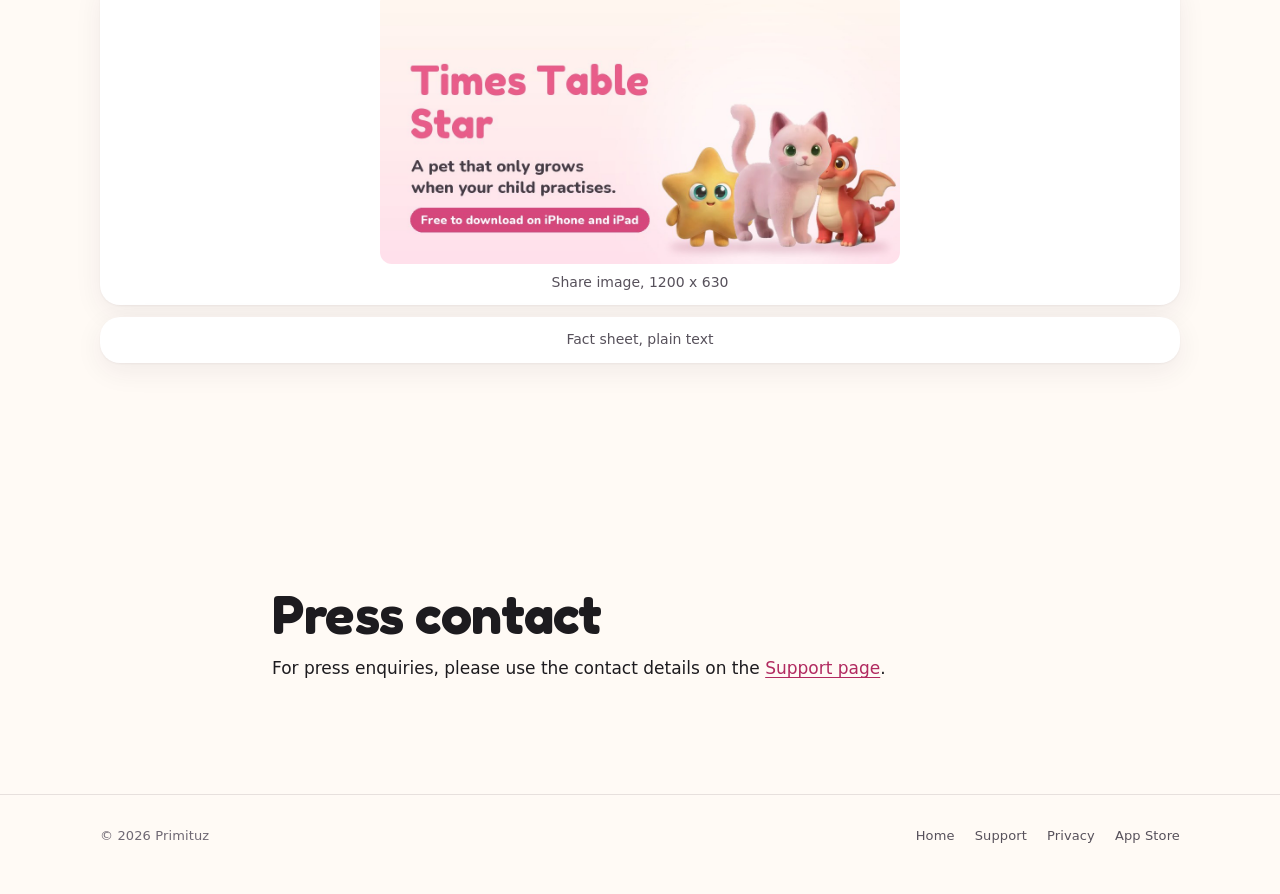
<file: press.html>
<!DOCTYPE html>
<html lang="en-GB">
<head>
<meta charset="UTF-8">
<meta name="viewport" content="width=device-width, initial-scale=1.0">
<title>Times Table Star: Press kit</title>
<meta name="description" content="Fact sheet, app icon and pet artwork for journalists writing about Times Table Star, the maths practice game for iPhone and iPad.">
<meta name="apple-itunes-app" content="app-id=6762815924">
<meta name="color-scheme" content="light dark">
<meta name="theme-color" content="#fffaf5" media="(prefers-color-scheme: light)">
<meta name="theme-color" content="#121014" media="(prefers-color-scheme: dark)">
<link rel="canonical" href="https://timestablestar.primituz.com/press.html">
<link rel="icon" type="image/png" sizes="32x32" href="img/favicon-32.png">
<link rel="apple-touch-icon" href="img/apple-touch-icon.png">
<meta property="og:type" content="website">
<meta property="og:site_name" content="Times Table Star">
<meta property="og:locale" content="en_GB">
<meta property="og:url" content="https://timestablestar.primituz.com/press.html">
<meta property="og:title" content="Times Table Star: Press kit">
<meta property="og:description" content="Fact sheet, app icon and pet artwork for Times Table Star.">
<meta property="og:image" content="https://timestablestar.primituz.com/img/og-image.jpg">
<meta property="og:image:width" content="1200">
<meta property="og:image:height" content="630">
<meta property="og:image:alt" content="Stella the star, Mochi the kitten and Ember the dragon from Times Table Star">
<meta name="twitter:card" content="summary_large_image">
<meta name="twitter:image" content="https://timestablestar.primituz.com/img/og-image.jpg">
<link rel="preload" href="fonts/fredokaone-400.woff2" as="font" type="font/woff2" crossorigin>
<link rel="stylesheet" href="site.css">
<script src="site.js" defer></script>
</head>
<body ontouchstart="">
<a class="skip" href="#main">Skip to content</a>

<header class="top">
  <div class="wrap">
    <a class="brand" href="./"><img src="img/icon-192.webp" alt="" width="192" height="192">Times Table Star</a>
    <ul class="nav">
      <li class="wide"><a href="#facts">Fact sheet</a></li>
      <li class="wide"><a href="#assets">Images</a></li>
      <li><a href="support.html">Support</a></li>
    </ul>
  </div>
</header>

<main id="main">

<section class="hero compact">
  <div class="wrap narrow">
    <span class="eyebrow">Press kit</span>
    <h1>Times Table Star</h1>
    <p class="promise">A maths practice game for iPhone and iPad, where a pet only grows when a child practises.</p>
    <div class="cta">
      <a class="btn" href="press/times-table-star-press-kit.zip" download>
        <svg viewBox="0 0 24 24" fill="none" stroke="currentColor" stroke-width="2.4" stroke-linecap="round" stroke-linejoin="round" aria-hidden="true"><path d="M12 4v11"/><path d="M7 10.5 12 15.5 17 10.5"/><path d="M5 20h14"/></svg>
        Download the press kit (zip)
      </a>
      <a class="btn ghost" href="https://apps.apple.com/app/id6762815924">App Store listing</a>
    </div>
    <p class="small">Contains the fact sheet, the app icon, pet artwork and the share image.</p>
  </div>
</section>

<section id="about">
  <div class="wrap narrow">
    <h2>About the app</h2>
    <p class="lede">Times Table Star turns maths practice into looking after a pet. A child chooses an egg and raises the pet inside it, and the only thing that makes it grow is answering questions: times tables first, then division and missing numbers. It grows from Egg to Baby, Kid, Whizz and Genius, learns tricks along the way, and lives in rooms the child chooses.</p>
    <p class="lede">It is built with privacy as the default. There are no adverts, no accounts, no analytics and no data collection. Progress stays on the device and in the family's own iCloud.</p>
  </div>
</section>

<section id="facts" class="band">
  <div class="wrap narrow">
    <h2>Fact sheet</h2>
    <div class="card">
      <table class="facts">
        <tr><th scope="row">Name</th><td>Times Table Star</td></tr>
        <tr><th scope="row">Developer</th><td>Primituz</td></tr>
        <tr><th scope="row">Based in</th><td>Singapore</td></tr>
        <tr><th scope="row">First released</th><td>22 April 2026</td></tr>
        <tr><th scope="row">Current version</th><td>2.1</td></tr>
        <tr><th scope="row">Platforms</th><td>iPhone and iPad</td></tr>
        <tr><th scope="row">Age rating</th><td>4+</td></tr>
        <tr><th scope="row">Price</th><td>Free to download. Times tables practice is free forever. One optional, one-time in-app purchase called Everything adds the other ten pets, Division and Missing Number, more rooms and decorations, and the full toy box. No subscription.</td></tr>
        <tr><th scope="row">App Store</th><td><a href="https://apps.apple.com/app/id6762815924">apps.apple.com/app/id6762815924</a></td></tr>
        <tr><th scope="row">Privacy</th><td>No adverts, no accounts, no tracking, no analytics and no data collection. The optional AI chat is off by default, sits behind a parental gate, and uses the parent's own AI provider key.</td></tr>
      </table>
    </div>

    <h3 class="sub">Key features</h3>
    <div class="card">
      <ul class="price">
        <li>Eleven pets to raise: a star, a kitten, an axolotl, a Siamese cat, a puppy, an owl, a tortoise, a dragon, a capybara, a rabbit and a fox</li>
        <li>Pets grow through stages (Egg, Baby, Kid, Whizz, Genius) and further ranks, only through answering questions</li>
        <li>Six tricks, learned as the pet's IQ rises</li>
        <li>Race a friend on two devices side by side, with no internet and no accounts, and no names or messages sent between devices</li>
        <li>Five themes with three rooms each, and seasonal decorations</li>
        <li>A Daily Challenge, the same for everyone each day</li>
        <li>Times tables, division and missing number practice</li>
        <li>A progress panel for parents showing tricky and mastered facts</li>
        <li>Separate players for brothers and sisters</li>
      </ul>
    </div>
  </div>
</section>


<section id="assets">
  <div class="wrap">
    <h2>Images</h2>
    <p class="lede">Pet artwork is supplied as transparent PNG at the resolution the app uses.</p>
    <div class="assets">
      <a class="asset" href="press/app-icon-1024.png"><img src="img/icon-192.webp" alt="Times Table Star app icon" loading="lazy" width="192" height="192">App icon, 1024 px</a>
      <a class="asset" href="press/pets/mochi.png"><img src="img/pets/mochi.webp" alt="Mochi the kitten" loading="lazy" width="255" height="360">Mochi</a>
      <a class="asset" href="press/pets/stella.png"><img src="img/pets/stella.webp" alt="Stella the star" loading="lazy" width="342" height="360">Stella</a>
      <a class="asset" href="press/pets/ember.png"><img src="img/pets/ember.webp" alt="Ember the dragon" loading="lazy" width="291" height="360">Ember</a>
      <a class="asset" href="press/pets/biscuit.png"><img src="img/pets/biscuit.webp" alt="Biscuit the puppy" loading="lazy" width="208" height="360">Biscuit</a>
      <a class="asset" href="press/pets/lumi.png"><img src="img/pets/lumi.webp" alt="Lumi the axolotl" loading="lazy" width="435" height="298">Lumi</a>
      <a class="asset" href="press/pets/rusty.png"><img src="img/pets/rusty.webp" alt="Rusty the fox" loading="lazy" width="230" height="360">Rusty</a>
      <a class="asset" href="press/pets/coco.png"><img src="img/pets/coco.webp" alt="Coco the capybara" loading="lazy" width="297" height="360">Coco</a>
      <a class="asset wide" href="press/share-image-1200x630.jpg"><img src="img/og-image.jpg" alt="Times Table Star share image with Stella, Mochi and Ember" loading="lazy" width="1200" height="630">Share image, 1200 x 630</a>
      <a class="asset wide" href="press/fact-sheet.txt">Fact sheet, plain text</a>
    </div>
  </div>
</section>

<section id="contact">
  <div class="wrap narrow">
    <h2>Press contact</h2>
    <p>For press enquiries, please use the contact details on the <a href="support.html#contact">Support page</a>.</p>
  </div>
</section>

</main>

<footer class="site">
  <div class="wrap">
    <p>&copy; 2026 Primituz</p>
    <nav aria-label="Footer">
      <a href="./">Home</a>
      <a href="support.html">Support</a>
      <a href="privacy.html">Privacy</a>
      <a href="https://apps.apple.com/app/id6762815924">App Store</a>
    </nav>
  </div>
</footer>
</body>
</html>
</file>
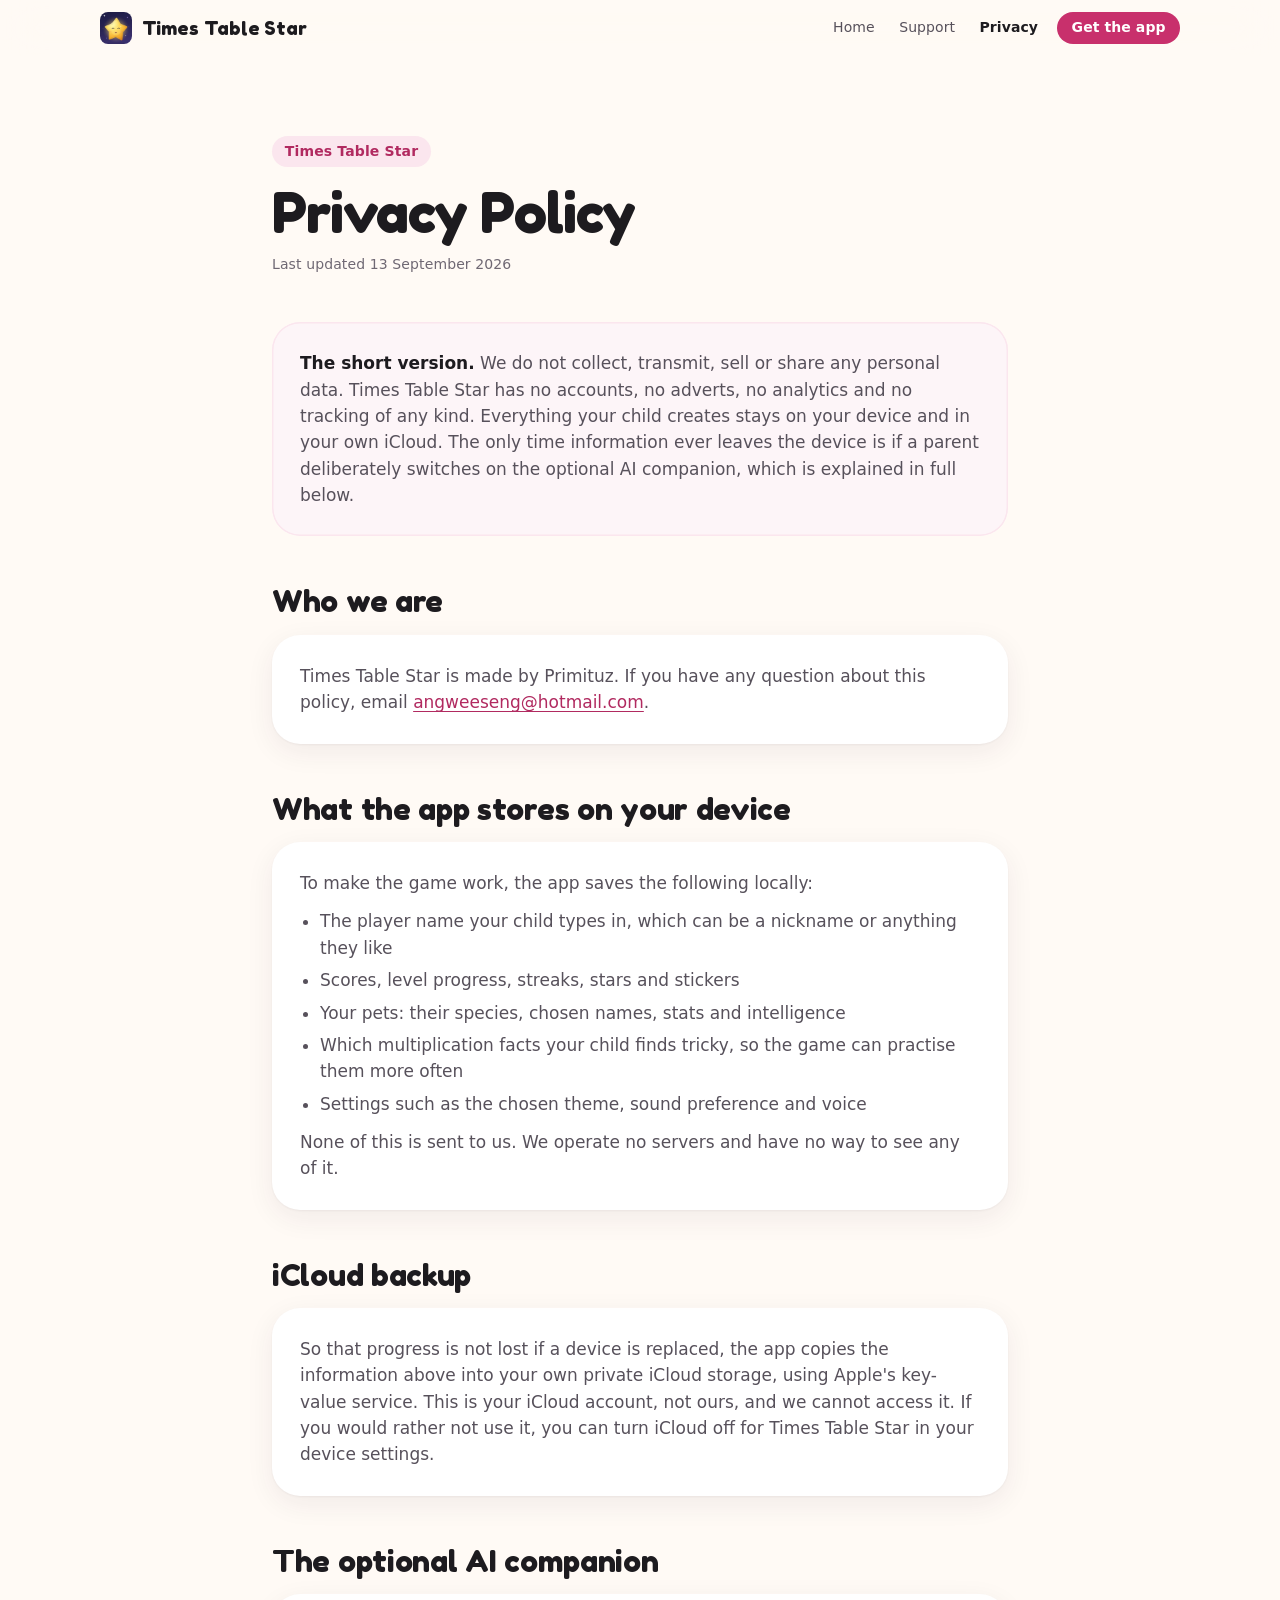
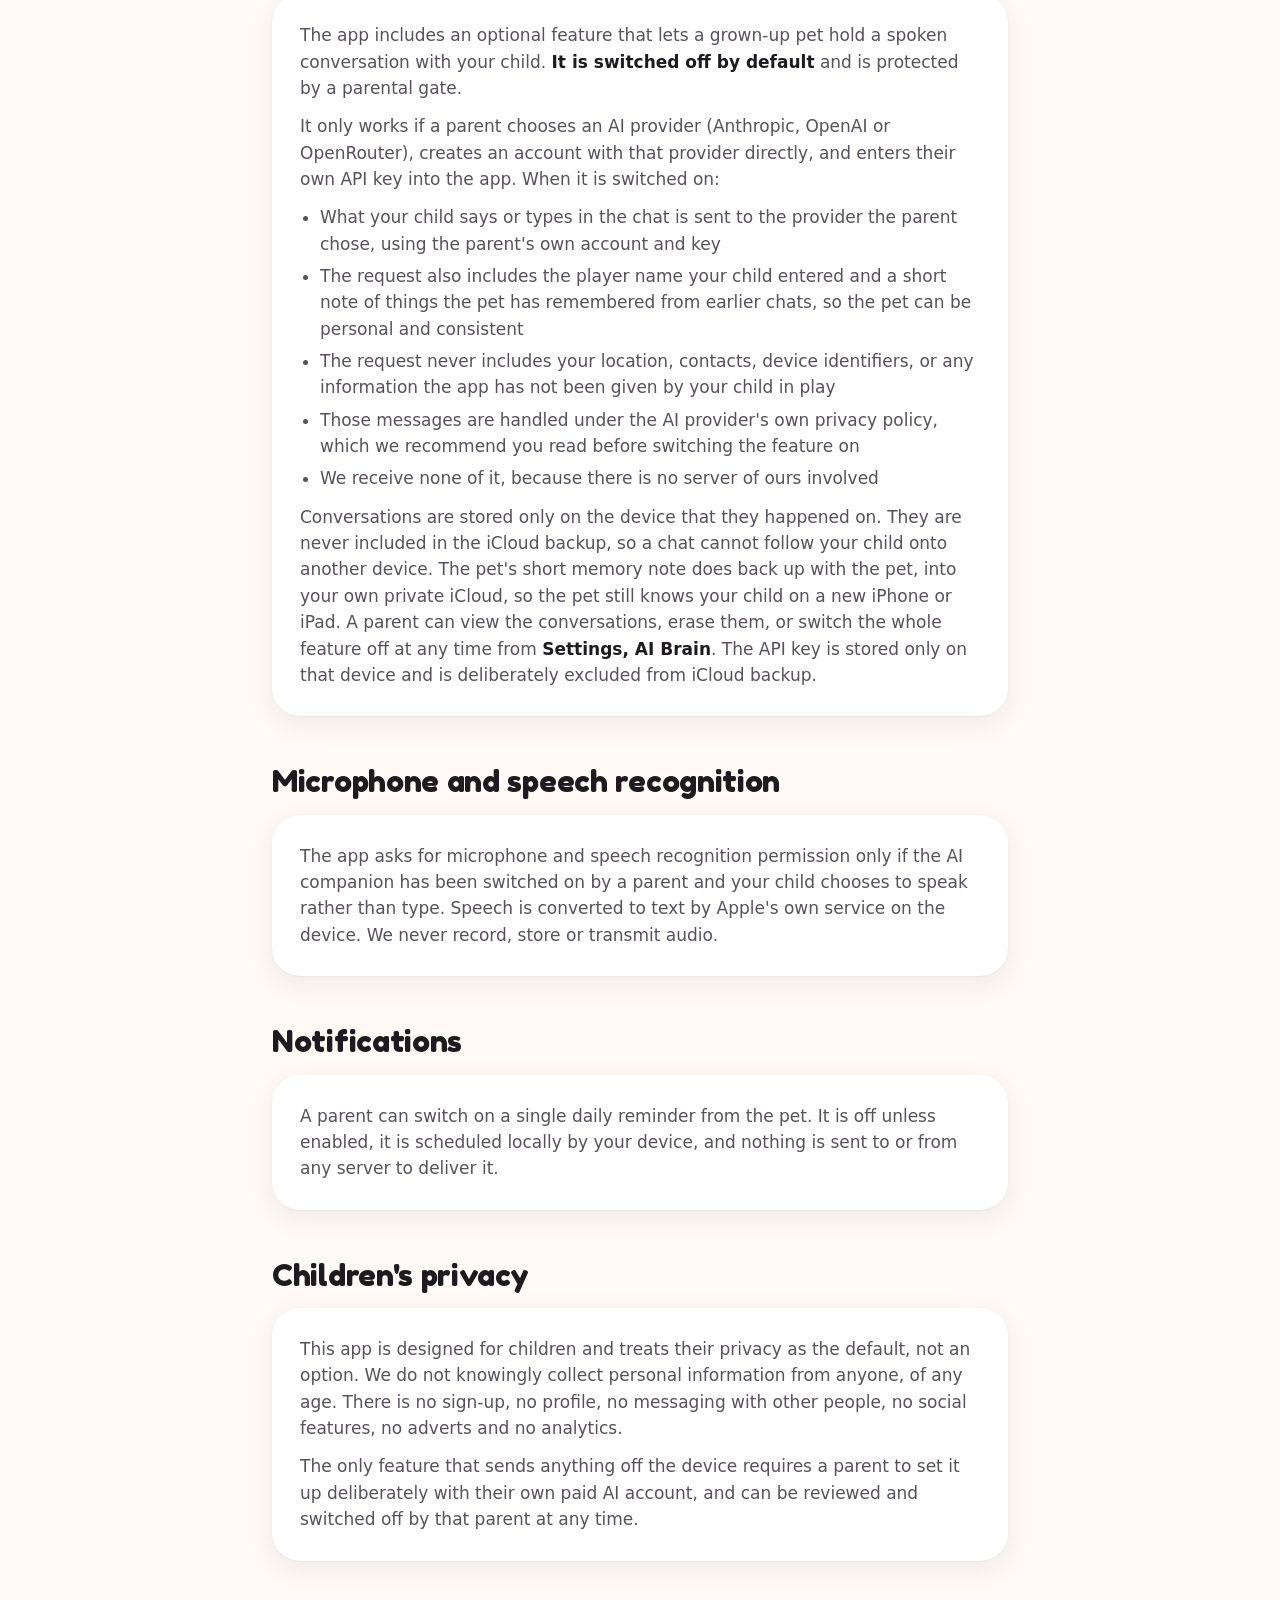
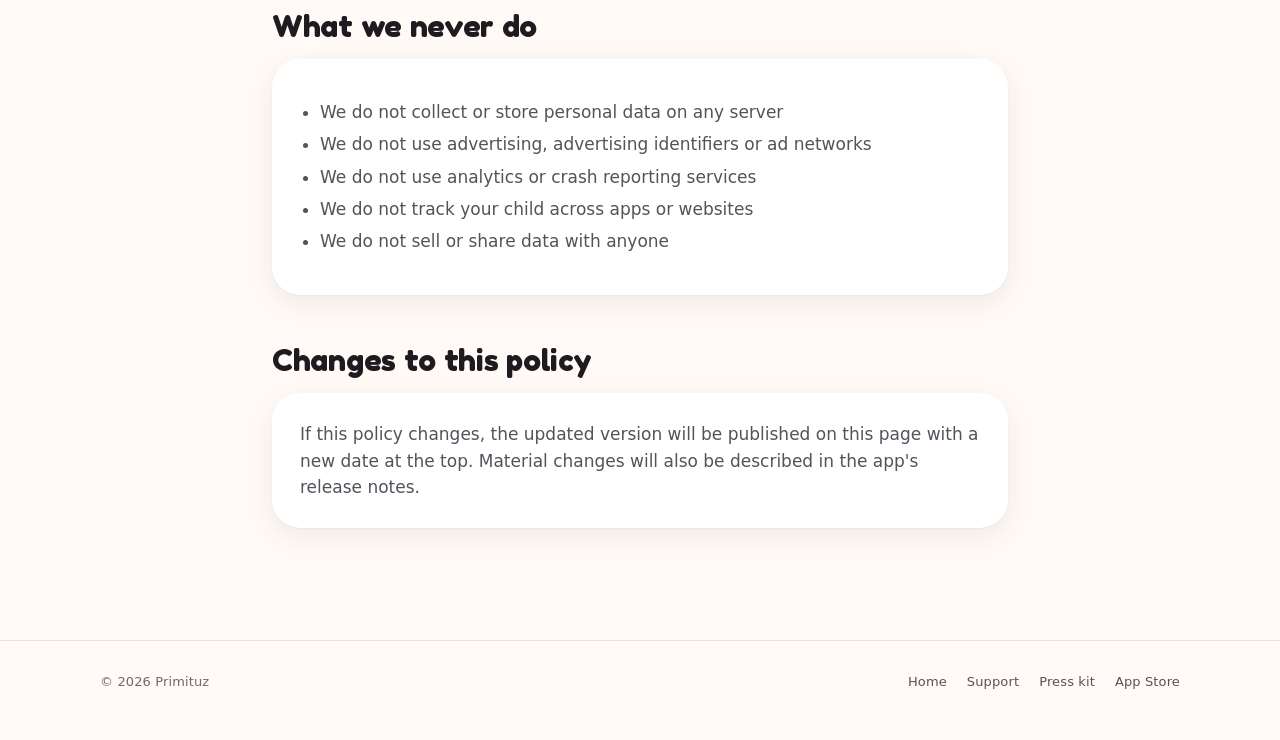
<file: privacy.html>
<!DOCTYPE html>
<html lang="en-GB">
<head>
<meta charset="UTF-8">
<meta name="viewport" content="width=device-width, initial-scale=1.0, viewport-fit=cover">
<title>Times Table Star: Privacy Policy</title>
<meta name="description" content="How Times Table Star handles your family's information: what stays on the device, the iCloud backup, and the optional AI companion.">
<meta name="apple-itunes-app" content="app-id=6762815924">
<meta name="color-scheme" content="light dark">
<meta name="theme-color" content="#fffaf5" media="(prefers-color-scheme: light)">
<meta name="theme-color" content="#121014" media="(prefers-color-scheme: dark)">
<link rel="canonical" href="https://timestablestar.primituz.com/privacy.html">
<link rel="icon" type="image/png" sizes="32x32" href="img/favicon-32.png">
<link rel="apple-touch-icon" href="img/apple-touch-icon.png">
<link rel="preload" href="fonts/fredokaone-400.woff2" as="font" type="font/woff2" crossorigin>
<link rel="stylesheet" href="site.css">
<script src="site.js" defer></script>
</head>
<body ontouchstart="">
<a class="skip" href="#main">Skip to content</a>

<header class="top">
  <div class="wrap">
    <a class="brand" href="./"><img src="img/icon-192.webp" alt="" width="192" height="192">Times Table Star</a>
    <ul class="nav">
      <li class="wide"><a href="./">Home</a></li>
      <li class="wide"><a href="support.html">Support</a></li>
      <li class="wide"><a href="privacy.html" aria-current="page">Privacy</a></li>
      <li class="nav-cta"><a href="https://apps.apple.com/app/id6762815924">Get the app</a></li>
    </ul>
  </div>
</header>

<main id="main">

<section class="doc-hero">
  <div class="wrap narrow">
    <span class="eyebrow">Times Table Star</span>
    <h1>Privacy Policy</h1>
    <p class="small">Last updated 13 September 2026</p>
  </div>
</section>

<section class="doc">
  <div class="wrap narrow">

    <div class="card lead">
      <p><strong>The short version.</strong> We do not collect, transmit, sell or
         share any personal data. Times Table Star has no accounts, no adverts, no
         analytics and no tracking of any kind. Everything your child creates stays
         on your device and in your own iCloud. The only time information ever
         leaves the device is if a parent deliberately switches on the optional AI
         companion, which is explained in full below.</p>
    </div>

    <h2>Who we are</h2>
    <div class="card">
      <p>Times Table Star is made by Primituz. If you have any question about this
         policy, email <a href="mailto:angweeseng@hotmail.com">angweeseng@hotmail.com</a>.</p>
    </div>

    <h2>What the app stores on your device</h2>
    <div class="card">
      <p>To make the game work, the app saves the following locally:</p>
      <ul>
        <li>The player name your child types in, which can be a nickname or
            anything they like</li>
        <li>Scores, level progress, streaks, stars and stickers</li>
        <li>Your pets: their species, chosen names, stats and intelligence</li>
        <li>Which multiplication facts your child finds tricky, so the game can
            practise them more often</li>
        <li>Settings such as the chosen theme, sound preference and voice</li>
      </ul>
      <p>None of this is sent to us. We operate no servers and have no way to see
         any of it.</p>
    </div>

    <h2>iCloud backup</h2>
    <div class="card">
      <p>So that progress is not lost if a device is replaced, the app copies the
         information above into your own private iCloud storage, using Apple's
         key-value service. This is your iCloud account, not ours, and we cannot
         access it. If you would rather not use it, you can turn iCloud off for
         Times Table Star in your device settings.</p>
    </div>

    <h2>The optional AI companion</h2>
    <div class="card">
      <p>The app includes an optional feature that lets a grown-up pet hold a
         spoken conversation with your child. <strong>It is switched off by
         default</strong> and is protected by a parental gate.</p>
      <p>It only works if a parent chooses an AI provider (Anthropic, OpenAI or
         OpenRouter), creates an account with that provider directly, and enters
         their own API key into the app. When it is switched on:</p>
      <ul>
        <li>What your child says or types in the chat is sent to the provider the
            parent chose, using the parent's own account and key</li>
        <li>The request also includes the player name your child entered and a
            short note of things the pet has remembered from earlier chats, so the
            pet can be personal and consistent</li>
        <li>The request never includes your location, contacts, device identifiers,
            or any information the app has not been given by your child in play</li>
        <li>Those messages are handled under the AI provider's own privacy policy,
            which we recommend you read before switching the feature on</li>
        <li>We receive none of it, because there is no server of ours involved</li>
      </ul>
      <p>Conversations are stored only on the device that they happened on. They
         are never included in the iCloud backup, so a chat cannot follow your
         child onto another device. The pet's short memory note does back up with
         the pet, into your own private iCloud, so the pet still knows your child
         on a new iPhone or iPad. A parent can view the conversations, erase them,
         or switch the whole feature off at any time from
         <strong>Settings, AI Brain</strong>. The API key is stored only on that
         device and is deliberately excluded from iCloud backup.</p>
    </div>

    <h2>Microphone and speech recognition</h2>
    <div class="card">
      <p>The app asks for microphone and speech recognition permission only if the
         AI companion has been switched on by a parent and your child chooses to
         speak rather than type. Speech is converted to text by Apple's own service
         on the device. We never record, store or transmit audio.</p>
    </div>

    <h2>Notifications</h2>
    <div class="card">
      <p>A parent can switch on a single daily reminder from the pet. It is off
         unless enabled, it is scheduled locally by your device, and nothing is
         sent to or from any server to deliver it.</p>
    </div>

    <h2>Children's privacy</h2>
    <div class="card">
      <p>This app is designed for children and treats their privacy as the default,
         not an option. We do not knowingly collect personal information from
         anyone, of any age. There is no sign-up, no profile, no messaging with
         other people, no social features, no adverts and no analytics.</p>
      <p>The only feature that sends anything off the device requires a parent to
         set it up deliberately with their own paid AI account, and can be reviewed
         and switched off by that parent at any time.</p>
    </div>

    <h2>What we never do</h2>
    <div class="card">
      <ul>
        <li>We do not collect or store personal data on any server</li>
        <li>We do not use advertising, advertising identifiers or ad networks</li>
        <li>We do not use analytics or crash reporting services</li>
        <li>We do not track your child across apps or websites</li>
        <li>We do not sell or share data with anyone</li>
      </ul>
    </div>

    <h2>Changes to this policy</h2>
    <div class="card">
      <p>If this policy changes, the updated version will be published on this page
         with a new date at the top. Material changes will also be described in the
         app's release notes.</p>
    </div>

  </div>
</section>

</main>

<footer class="site">
  <div class="wrap">
    <p>&copy; 2026 Primituz</p>
    <nav aria-label="Footer">
      <a href="./">Home</a>
      <a href="support.html">Support</a>
      <a href="press.html">Press kit</a>
      <a href="https://apps.apple.com/app/id6762815924">App Store</a>
    </nav>
  </div>
</footer>
</body>
</html>
</file>
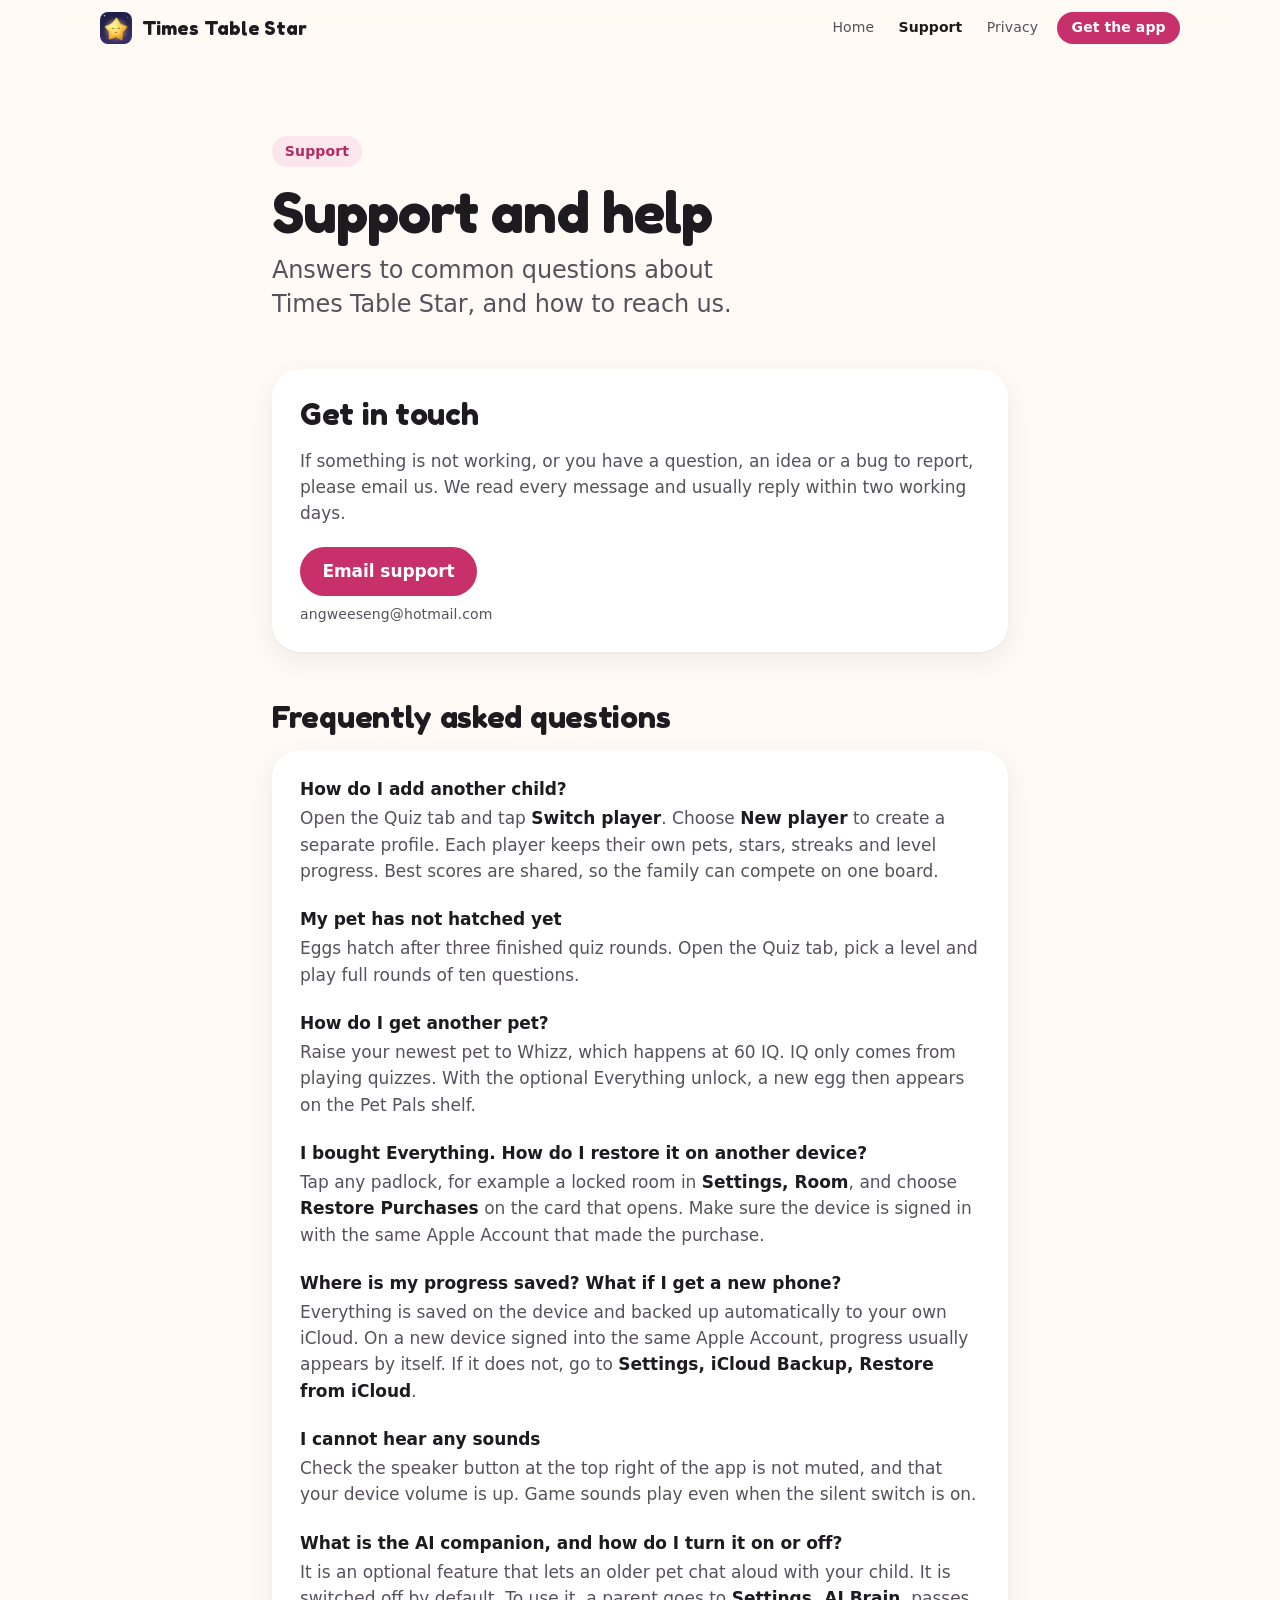
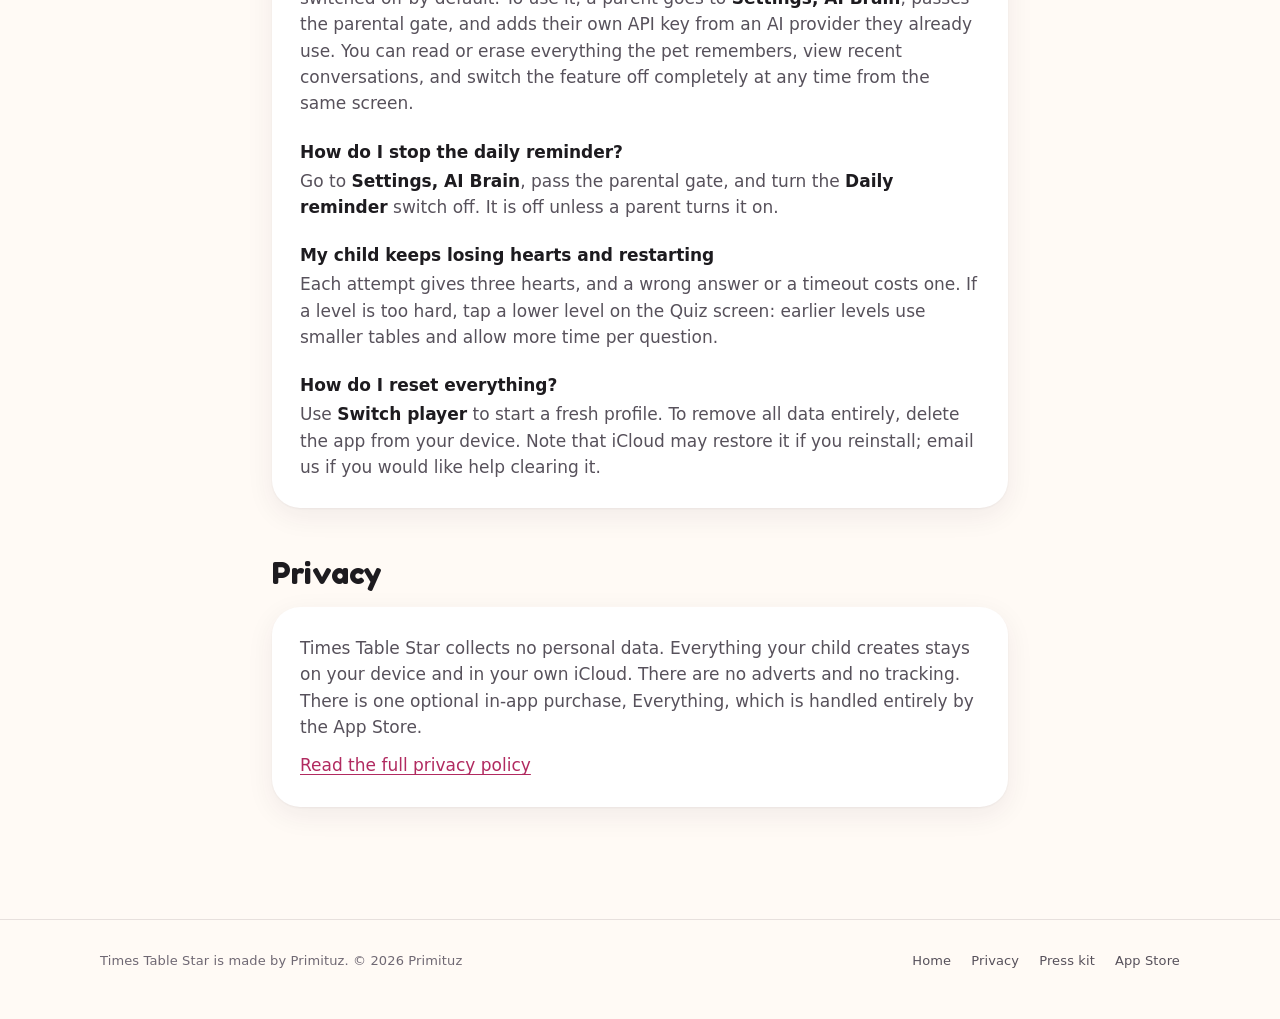
<file: support.html>
<!DOCTYPE html>
<html lang="en-GB">
<head>
<meta charset="UTF-8">
<meta name="viewport" content="width=device-width, initial-scale=1.0, viewport-fit=cover">
<title>Times Table Star: Support</title>
<meta name="description" content="Help and frequently asked questions for Times Table Star, and how to get in touch.">
<meta name="apple-itunes-app" content="app-id=6762815924">
<meta name="color-scheme" content="light dark">
<meta name="theme-color" content="#fffaf5" media="(prefers-color-scheme: light)">
<meta name="theme-color" content="#121014" media="(prefers-color-scheme: dark)">
<link rel="canonical" href="https://timestablestar.primituz.com/support.html">
<link rel="icon" type="image/png" sizes="32x32" href="img/favicon-32.png">
<link rel="apple-touch-icon" href="img/apple-touch-icon.png">
<link rel="preload" href="fonts/fredokaone-400.woff2" as="font" type="font/woff2" crossorigin>
<link rel="stylesheet" href="site.css">
<script src="site.js" defer></script>
</head>
<body ontouchstart="">
<a class="skip" href="#main">Skip to content</a>

<header class="top">
  <div class="wrap">
    <a class="brand" href="./"><img src="img/icon-192.webp" alt="" width="192" height="192">Times Table Star</a>
    <ul class="nav">
      <li class="wide"><a href="./">Home</a></li>
      <li class="wide"><a href="support.html" aria-current="page">Support</a></li>
      <li class="wide"><a href="privacy.html">Privacy</a></li>
      <li class="nav-cta"><a href="https://apps.apple.com/app/id6762815924">Get the app</a></li>
    </ul>
  </div>
</header>

<main id="main">

<section class="doc-hero">
  <div class="wrap narrow">
    <span class="eyebrow">Support</span>
    <h1>Support and help</h1>
    <p class="promise">Answers to common questions about Times Table Star, and how to reach us.</p>
  </div>
</section>

<section class="doc">
  <div class="wrap narrow">

    <div class="card" id="contact">
      <h2>Get in touch</h2>
      <p>If something is not working, or you have a question, an idea or a bug to
         report, please email us. We read every message and usually reply within
         two working days.</p>
      <div class="cta">
        <a class="btn" href="mailto:angweeseng@hotmail.com?subject=Times%20Table%20Star%20support">Email support</a>
      </div>
      <p class="small">angweeseng@hotmail.com</p>
    </div>

    <h2>Frequently asked questions</h2>

    <div class="card">
      <h3>How do I add another child?</h3>
      <p>Open the Quiz tab and tap <strong>Switch player</strong>. Choose
         <strong>New player</strong> to create a separate profile. Each player keeps
         their own pets, stars, streaks and level progress. Best scores are shared,
         so the family can compete on one board.</p>

      <h3>My pet has not hatched yet</h3>
      <p>Eggs hatch after three finished quiz rounds. Open the Quiz tab, pick a
         level and play full rounds of ten questions.</p>

      <h3>How do I get another pet?</h3>
      <p>Raise your newest pet to Whizz, which happens at 60 IQ. IQ only comes
         from playing quizzes. With the optional Everything unlock, a new egg then
         appears on the Pet Pals shelf.</p>

      <h3>I bought Everything. How do I restore it on another device?</h3>
      <p>Tap any padlock, for example a locked room in <strong>Settings, Room</strong>,
         and choose <strong>Restore Purchases</strong> on the card that opens. Make
         sure the device is signed in with the same Apple Account that made the
         purchase.</p>

      <h3>Where is my progress saved? What if I get a new phone?</h3>
      <p>Everything is saved on the device and backed up automatically to your own
         iCloud. On a new device signed into the same Apple Account, progress
         usually appears by itself. If it does not, go to
         <strong>Settings, iCloud Backup, Restore from iCloud</strong>.</p>

      <h3>I cannot hear any sounds</h3>
      <p>Check the speaker button at the top right of the app is not muted, and
         that your device volume is up. Game sounds play even when the silent
         switch is on.</p>

      <h3>What is the AI companion, and how do I turn it on or off?</h3>
      <p>It is an optional feature that lets an older pet chat aloud with your
         child. It is switched off by default. To use it, a parent goes to
         <strong>Settings, AI Brain</strong>, passes the parental gate, and adds
         their own API key from an AI provider they already use. You can read or
         erase everything the pet remembers, view recent conversations, and switch
         the feature off completely at any time from the same screen.</p>

      <h3>How do I stop the daily reminder?</h3>
      <p>Go to <strong>Settings, AI Brain</strong>, pass the parental gate, and turn
         the <strong>Daily reminder</strong> switch off. It is off unless a parent
         turns it on.</p>

      <h3>My child keeps losing hearts and restarting</h3>
      <p>Each attempt gives three hearts, and a wrong answer or a timeout costs
         one. If a level is too hard, tap a lower level on the Quiz screen: earlier
         levels use smaller tables and allow more time per question.</p>

      <h3>How do I reset everything?</h3>
      <p>Use <strong>Switch player</strong> to start a fresh profile. To remove all
         data entirely, delete the app from your device. Note that iCloud may
         restore it if you reinstall; email us if you would like help clearing it.</p>
    </div>

    <h2>Privacy</h2>
    <div class="card">
      <p>Times Table Star collects no personal data. Everything your child creates
         stays on your device and in your own iCloud. There are no adverts and no
         tracking. There is one optional in-app purchase, Everything, which is
         handled entirely by the App Store.</p>
      <p><a href="privacy.html">Read the full privacy policy</a></p>
    </div>

  </div>
</section>

</main>

<footer class="site">
  <div class="wrap">
    <p>Times Table Star is made by Primituz. &copy; 2026 Primituz</p>
    <nav aria-label="Footer">
      <a href="./">Home</a>
      <a href="privacy.html">Privacy</a>
      <a href="press.html">Press kit</a>
      <a href="https://apps.apple.com/app/id6762815924">App Store</a>
    </nav>
  </div>
</footer>
</body>
</html>
</file>
<file: site.css>
/* Times Table Star: shared styles for the landing page, the press kit and the 404 page.
   Built to the apple-design skill: the system font with size specific tracking, translucent
   chrome with a scroll edge instead of a divider, feedback on press, colours that adapt to
   light and dark, and gentler equivalents for reduced motion, transparency and contrast.
   Fredoka One stays for headings only, because it is the face the app itself uses. */
@font-face { font-family: 'Fredoka One'; font-style: normal; font-weight: 400; font-display: swap; src: url('fonts/fredokaone-400.woff2') format('woff2'); }

:root {
  color-scheme: light dark;
  --bg: #fffaf5; --band: #f8f0f3; --surface: #ffffff; --surface-2: #fdf5f8;
  --text: #1d1b1f; --text-2: #57515b; --text-3: #6f6873;
  --hairline: rgba(60, 35, 55, 0.12);
  --accent: #c8306c; --accent-hover: #b0275d; --on-accent: #ffffff; --ink: #b12a60;
  --tint: #fbe6ee;
  --material: rgba(255, 250, 245, 0.72);
  --shadow: 0 1px 2px rgba(60, 35, 55, 0.05), 0 8px 28px rgba(60, 35, 55, 0.07);
  --shadow-lg: 0 2px 6px rgba(60, 35, 55, 0.06), 0 24px 60px rgba(60, 35, 55, 0.14);
  --bezel: #1d1b1f;
  --display: 'Fredoka One', 'Arial Rounded MT Bold', ui-rounded, system-ui, sans-serif;
  --body: -apple-system, BlinkMacSystemFont, system-ui, 'Segoe UI', Roboto, 'Helvetica Neue', sans-serif;
  --r-sm: 0.875rem; --r: 1.25rem; --r-lg: 1.75rem;
  --gutter: 1.25rem; --max: 67.5rem;
  /* close to a critically damped spring: fast start, no overshoot */
  --ease-out: cubic-bezier(0.22, 1, 0.36, 1);
}
@media (prefers-color-scheme: dark) {
  :root {
    --bg: #121014; --band: #19161b; --surface: #1f1b22; --surface-2: #26212a;
    --text: #f5f2f7; --text-2: #bdb6c1; --text-3: #a39ba7;
    --hairline: rgba(255, 255, 255, 0.12);
    --accent: #ff6fa3; --accent-hover: #ff8ab5; --on-accent: #1a0b12; --ink: #ff8db5;
    --tint: #3a2230;
    --material: rgba(18, 16, 20, 0.72);
    --shadow: none; --shadow-lg: 0 24px 60px rgba(0, 0, 0, 0.45);
    --bezel: #000000;
  }
}

/* base */
* { box-sizing: border-box; margin: 0; padding: 0; }
html { -webkit-text-size-adjust: 100%; scroll-behavior: smooth; scroll-padding-top: 4rem; }
body { font-family: var(--body); font-size: 1.0625rem; line-height: 1.55; background: var(--bg); color: var(--text); overflow-x: hidden; -webkit-font-smoothing: antialiased; font-optical-sizing: auto; }
img { max-width: 100%; height: auto; display: block; }
video { display: block; max-width: 100%; }
button { font: inherit; color: inherit; }
[hidden] { display: none !important; }
a { color: var(--ink); text-underline-offset: 0.2em; }
:focus-visible { outline: 3px solid var(--accent); outline-offset: 3px; border-radius: 0.5rem; }
.ico { width: 1.25em; height: 1.25em; flex: none; fill: none; stroke: currentColor; stroke-width: 1.9; stroke-linecap: round; stroke-linejoin: round; }

/* type: tracking tightens as size grows, leading tightens with it */
h1, h2, h3 { font-family: var(--display); font-weight: 400; color: var(--text); }
h1 { font-size: clamp(2.75rem, 9vw, 5.25rem); line-height: 1.02; letter-spacing: -0.02em; }
h2 { font-size: clamp(2rem, 5.4vw, 3.25rem); line-height: 1.08; letter-spacing: -0.016em; margin-bottom: 0.75rem; }
h3 { font-size: 1.3125rem; line-height: 1.2; letter-spacing: -0.004em; margin-bottom: 0.375rem; }
p + p { margin-top: 0.75rem; }
h1, h2, h3, .promise, .small { text-wrap: balance; }
.lede, .demo p, .tile p, .trust span { text-wrap: pretty; }
.lede { font-size: clamp(1.125rem, 2.3vw, 1.3125rem); line-height: 1.5; color: var(--text-2); max-width: 40rem; }
.small { font-size: 0.875rem; line-height: 1.45; letter-spacing: 0.008em; color: var(--text-3); }
.eyebrow { display: inline-block; font-size: 0.875rem; font-weight: 600; letter-spacing: 0.01em; color: var(--ink); background: var(--tint); padding: 0.3rem 0.8rem; border-radius: 999px; margin-bottom: 1rem; }
.promise { font-size: clamp(1.1875rem, 3vw, 1.5rem); line-height: 1.4; letter-spacing: -0.006em; color: var(--text-2); font-weight: 500; max-width: 34rem; }

/* layout */
.wrap { width: 100%; max-width: calc(var(--max) + 2 * var(--gutter)); margin: 0 auto; padding: 0 var(--gutter); }
.narrow { max-width: calc(46rem + 2 * var(--gutter)); }
.center { text-align: center; }
.center .lede, .center .promise { margin-left: auto; margin-right: auto; }
section { padding: clamp(4rem, 10vw, 7rem) 0; }
.band { background: var(--band); }
.skip { position: absolute; left: -9999px; }
.skip:focus { left: 0.75rem; top: 0.75rem; background: var(--surface); color: var(--text); padding: 0.5rem 0.75rem; z-index: 20; border-radius: 0.5rem; }

/* translucent header: content scrolls under it, and an edge appears only once it does */
.top { position: sticky; top: 0; z-index: 10; background: var(--material); -webkit-backdrop-filter: blur(20px) saturate(180%); backdrop-filter: blur(20px) saturate(180%); }
/* a soft fade where content meets the header, not a hard divider, and only while content is under it */
.top::after { content: ''; position: absolute; left: 0; right: 0; top: 100%; height: 0.75rem; background: linear-gradient(to bottom, var(--hairline), transparent); opacity: 0; transition: opacity 200ms ease; pointer-events: none; }
.top.scrolled::after { opacity: 1; }
.top .wrap { display: flex; align-items: center; justify-content: space-between; gap: 0.75rem; height: 3.5rem; }
.brand { display: flex; align-items: center; gap: 0.6rem; text-decoration: none; color: var(--text); font-family: var(--display); font-size: 1.1875rem; letter-spacing: -0.005em; white-space: nowrap; }
.brand img { width: 2rem; height: 2rem; border-radius: 0.5rem; }
.nav { display: flex; flex: none; align-items: center; gap: 0.125rem; list-style: none; white-space: nowrap; }
.nav a { display: block; padding: 0.45rem 0.7rem; border-radius: 999px; text-decoration: none; color: var(--text-2); font-size: 0.875rem; font-weight: 500; letter-spacing: 0.006em; transition: color 150ms ease, background-color 150ms ease; }
.nav a:hover { color: var(--text); background: var(--hairline); }
.nav .wide { display: none; }
@media (min-width: 48rem) { .nav .wide { display: block; } }
.nav .nav-cta a { margin-left: 0.375rem; padding: 0.35rem 0.9rem; background: var(--accent); color: var(--on-accent); font-weight: 600; }
.nav .nav-cta a:hover { background: var(--accent-hover); color: var(--on-accent); }
.nav a[aria-current="page"] { color: var(--text); font-weight: 600; }

/* buttons: feedback lives on the press, and it is instant */
.btn { display: inline-flex; align-items: center; justify-content: center; gap: 0.5rem; min-height: 2.875rem; padding: 0.7rem 1.4rem; border-radius: 999px; border: 0; font-size: 1.0625rem; font-weight: 600; letter-spacing: -0.004em; text-decoration: none; color: var(--on-accent); background: var(--accent); cursor: pointer; touch-action: manipulation; -webkit-tap-highlight-color: transparent; transition: background-color 200ms ease, transform 100ms ease-out; }
.btn:hover { background: var(--accent-hover); }
.btn:active, .nav a:active, .arrow:active, .motion-toggle:active { transform: scale(0.97); }
.btn.ghost { background: transparent; color: var(--ink); box-shadow: inset 0 0 0 1.5px var(--hairline); }
.btn.ghost:hover { background: var(--tint); }
.btn svg { width: 1.25rem; height: 1.25rem; flex: none; }
.cta { display: flex; flex-wrap: wrap; gap: 0.75rem; margin: 1.75rem 0 1rem; }
.center .cta, .cta.center { justify-content: center; }
.plans + .cta { margin-top: 2.5rem; }

/* hero (the press kit uses the plain .hero) */
.hero { padding: 3rem 0 2rem; }
.hero h1 { color: var(--accent); margin-bottom: 0.75rem; }
.hero-home { padding: clamp(3rem, 8vw, 5.5rem) 0 clamp(3rem, 8vw, 5rem); text-align: center; }
.hero-home h1 { color: var(--text); margin-bottom: 1rem; }
.hero-home h1 span { color: var(--accent); }
.hero-home .promise { margin: 0 auto; }
.hero-home .cta { justify-content: center; }
.hero-media { position: relative; width: min(100%, 36rem); margin: clamp(2rem, 6vw, 3.5rem) auto 0; aspect-ratio: 1 / 1; border-radius: var(--r-lg); overflow: hidden; background: var(--tint); box-shadow: var(--shadow-lg); }
.hero-media video { width: 100%; height: 100%; object-fit: cover; }

/* section heading row with controls on the right */
.section-head { display: flex; flex-wrap: wrap; align-items: flex-end; justify-content: space-between; gap: 1rem 2rem; }
.controls { display: flex; align-items: center; gap: 0.5rem; }

/* cards and tiles */
.card { background: var(--surface); border-radius: var(--r-lg); padding: clamp(1.25rem, 3vw, 1.75rem); box-shadow: var(--shadow); }
.tiles { display: grid; gap: 1rem; margin-top: 2.25rem; }
@media (min-width: 40rem) { .tiles { grid-template-columns: repeat(2, minmax(0, 1fr)); } }
@media (min-width: 62rem) { .tiles { grid-template-columns: repeat(3, minmax(0, 1fr)); } .tiles .span2 { grid-column: span 2; } }
.tile .ico { width: 2rem; height: 2rem; color: var(--accent); margin-bottom: 1rem; stroke-width: 1.7; }
.tile p { color: var(--text-2); }

/* growth strip */
.growth { margin-top: 2.25rem; padding: 1.75rem 1rem 1.25rem; }
.growth ol { list-style: none; display: grid; grid-template-columns: repeat(5, minmax(0, 1fr)); align-items: end; gap: 0.25rem; }
.growth li { text-align: center; }
.growth img { margin: 0 auto 0.5rem; }
/* widths follow the app's STAGE_SCALE (0.72, 0.84, 0.93, 1.0) so the sizes are honest */
.growth .egg { width: 58%; max-width: 88px; }
.growth .i1 { width: 72%; max-width: 108px; }
.growth .i2 { width: 84%; max-width: 126px; }
.growth .i3 { width: 93%; max-width: 140px; }
.growth .i4 { width: 100%; max-width: 150px; }
.growth span { display: block; font-family: var(--display); font-size: clamp(0.8125rem, 3.4vw, 1.125rem); color: var(--ink); }
.growth-note { text-align: center; margin-top: 0.75rem; }

/* gallery rail: native scroll, so momentum and edge bounce come from the platform */
.rail { list-style: none; display: grid; grid-auto-flow: column; grid-auto-columns: min(72%, 16.5rem); gap: 1rem; margin-top: 2.25rem; overflow-x: auto; overscroll-behavior-x: contain; scroll-snap-type: x mandatory; scrollbar-width: none; padding: 0.25rem max(var(--gutter), calc((100% - var(--max)) / 2)) 1.5rem; scroll-padding-inline: max(var(--gutter), calc((100% - var(--max)) / 2)); -webkit-overflow-scrolling: touch; }
.rail::-webkit-scrollbar { display: none; }
.rail > li { scroll-snap-align: start; }
.rail:focus-visible { outline-offset: -3px; border-radius: 0; }
@media (min-width: 48rem) { .rail { grid-auto-columns: 16.5rem; } }
.arrow { display: none; width: 2.5rem; height: 2.5rem; border-radius: 50%; border: 0; place-items: center; background: var(--surface); color: var(--text); box-shadow: inset 0 0 0 1px var(--hairline); cursor: pointer; transition: opacity 200ms ease, transform 100ms ease-out; }
.arrow .ico { width: 1.125rem; height: 1.125rem; stroke-width: 2.2; }
.arrow[aria-disabled="true"] { opacity: 0.35; cursor: default; transform: none; }
@media (hover: hover) and (pointer: fine) { .js .arrow { display: grid; } }

.pet { background: var(--surface); border-radius: var(--r-lg); padding: 0.625rem 0.625rem 1rem; text-align: center; box-shadow: var(--shadow); }
.pet video { width: 100%; aspect-ratio: 1 / 1; object-fit: cover; border-radius: var(--r); background: var(--tint); margin-bottom: 0.75rem; }
.pet h3 { margin-bottom: 0; }
.pet p { color: var(--text-3); font-size: 0.9375rem; }
.note { margin-top: 0.5rem; color: var(--text-2); max-width: 40rem; }

/* the app in action */
.demo-grid { list-style: none; display: grid; grid-template-columns: repeat(2, minmax(0, 1fr)); gap: 2.5rem 1rem; margin-top: 2.75rem; }
@media (min-width: 62rem) { .demo-grid { grid-template-columns: repeat(4, minmax(0, 1fr)); gap: 2.5rem 1.5rem; } }
.demo { text-align: center; }
.demo p { color: var(--text-2); font-size: 0.9375rem; max-width: 17rem; margin: 0 auto; }
@media (min-width: 40rem) { .demo p { font-size: 1rem; } }
.phone { width: 100%; max-width: 15rem; margin: 0 auto 1.25rem; aspect-ratio: 1320 / 2868; padding: 0.4rem; border-radius: 2.25rem; background: var(--bezel); box-shadow: 0 0 0 1px var(--hairline), var(--shadow-lg); }
.phone video { width: 100%; height: 100%; object-fit: cover; border-radius: 1.85rem; background: var(--tint); }

/* films */
.film-grid { list-style: none; display: grid; grid-template-columns: minmax(0, 1fr); gap: 2.5rem; margin-top: 2.75rem; }
@media (min-width: 48rem) { .film-grid { grid-template-columns: repeat(3, minmax(0, 1fr)); gap: 1.25rem; } }
.film { text-align: center; }
.film video { width: 100%; max-width: 21rem; aspect-ratio: 9 / 16; object-fit: cover; margin: 0 auto 1rem; border-radius: var(--r-lg); background: var(--bezel); box-shadow: var(--shadow-lg); }

/* parents */
.trust { list-style: none; display: grid; gap: 1rem; margin-top: 2.25rem; }
@media (min-width: 48rem) { .trust { grid-template-columns: repeat(2, minmax(0, 1fr)); } }
.trust li { display: flex; gap: 1rem; align-items: flex-start; }
.trust .tick { flex: none; width: 1.875rem; height: 1.875rem; border-radius: 50%; display: grid; place-items: center; background: var(--tint); color: var(--ink); }
.trust .tick .ico { width: 1rem; height: 1rem; stroke-width: 2.6; }
.trust strong { display: block; font-weight: 600; letter-spacing: -0.004em; color: var(--text); margin-bottom: 0.125rem; }
.trust span { color: var(--text-2); font-size: 0.9375rem; }

/* plans */
.plans { display: grid; gap: 1rem; margin-top: 2.25rem; }
@media (min-width: 48rem) { .plans { grid-template-columns: repeat(2, minmax(0, 1fr)); } }
.plan h3 { font-size: 1.75rem; letter-spacing: -0.01em; }
.plan .tag { font-weight: 600; color: var(--ink); margin-bottom: 1rem; }
.plan ul { list-style: none; }
.plan li { position: relative; padding: 0.55rem 0 0.55rem 1.875rem; color: var(--text-2); box-shadow: inset 0 1px 0 var(--hairline); }
.plan li:first-child { box-shadow: none; }
.plan li::before { content: ''; position: absolute; left: 0; top: 0.8rem; width: 1.125rem; height: 1.125rem; background: var(--accent); -webkit-mask: url("data:image/svg+xml,%3Csvg xmlns='http://www.w3.org/2000/svg' viewBox='0 0 24 24' fill='none' stroke='black' stroke-width='3' stroke-linecap='round' stroke-linejoin='round'%3E%3Cpath d='M5 12.5 10 17 19 7'/%3E%3C/svg%3E") center / contain no-repeat; mask: url("data:image/svg+xml,%3Csvg xmlns='http://www.w3.org/2000/svg' viewBox='0 0 24 24' fill='none' stroke='black' stroke-width='3' stroke-linecap='round' stroke-linejoin='round'%3E%3Cpath d='M5 12.5 10 17 19 7'/%3E%3C/svg%3E") center / contain no-repeat; }
.plan.plus { background: linear-gradient(160deg, var(--surface) 0%, var(--surface-2) 100%); box-shadow: inset 0 0 0 1.5px var(--tint), var(--shadow); }

/* feedback and help */
.feedback { text-align: center; }
.feedback .ico { width: 2.5rem; height: 2.5rem; color: var(--accent); margin: 0 auto 1rem; stroke-width: 1.6; }
.feedback .lede { margin-left: auto; margin-right: auto; }
.feedback .cta { justify-content: center; margin-bottom: 0; }
.help { display: grid; gap: 1rem; margin-top: 2rem; }
@media (min-width: 48rem) { .help { grid-template-columns: repeat(2, minmax(0, 1fr)); } }
.help .card { display: flex; flex-direction: column; gap: 0.625rem; align-items: flex-start; }
.help p { color: var(--text-2); }

/* footer */
footer.site { padding: 2rem 0 3rem; box-shadow: inset 0 1px 0 var(--hairline); color: var(--text-3); font-size: 0.8125rem; letter-spacing: 0.01em; }
footer.site .wrap { display: flex; flex-wrap: wrap; gap: 0.75rem 1.5rem; justify-content: space-between; align-items: center; }
footer.site nav { display: flex; flex-wrap: wrap; gap: 0.5rem 1.25rem; }
footer.site a { color: var(--text-2); text-decoration: none; }
footer.site a:hover { color: var(--text); text-decoration: underline; }

/* video play and pause */
.motion-toggle { display: inline-flex; align-items: center; gap: 0.4rem; min-height: 2.5rem; padding: 0.375rem 0.95rem; border-radius: 999px; border: 0; background: var(--surface); color: var(--text); box-shadow: inset 0 0 0 1px var(--hairline); font-size: 0.875rem; font-weight: 500; cursor: pointer; touch-action: manipulation; transition: background-color 150ms ease, transform 100ms ease-out; }
.motion-toggle .ico { width: 0.95rem; height: 0.95rem; fill: currentColor; stroke: none; }
.motion-toggle:hover { background: var(--surface-2); }
.motion-toggle.on-media { position: absolute; right: 0.75rem; bottom: 0.75rem; background: var(--material); -webkit-backdrop-filter: blur(20px) saturate(180%); backdrop-filter: blur(20px) saturate(180%); box-shadow: none; }

/* reveal on scroll: a short rise that settles without overshoot. Fails open: only script adds
   .pending, only to blocks that start below the fold, so nothing is ever hidden by CSS alone. */
.reveal { transition: opacity 600ms var(--ease-out), transform 800ms var(--ease-out); }
.reveal.pending { opacity: 0; transform: translateY(1.5rem); }

/* 404 */
.lost { text-align: center; }
.lost h1 { font-size: clamp(2.25rem, 8vw, 3.5rem); color: var(--accent); margin-bottom: 0.75rem; }
.lost .promise { margin: 0 auto; }
.lost .cta { justify-content: center; }
.lost img { width: 9.5rem; margin: 0 auto 1.25rem; }

/* press kit */
.facts { width: 100%; border-collapse: collapse; table-layout: fixed; }
.facts th, .facts td { text-align: left; vertical-align: top; padding: 0.625rem 0; box-shadow: inset 0 1px 0 var(--hairline); font-size: 1rem; }
.facts tr:first-child th, .facts tr:first-child td { box-shadow: none; }
.facts th { width: 34%; padding-right: 0.75rem; color: var(--text); font-weight: 600; }
.facts td { color: var(--text-2); overflow-wrap: anywhere; }
@media (min-width: 40rem) { .facts th { width: 30%; } }
.assets { display: grid; grid-template-columns: repeat(2, minmax(0, 1fr)); gap: 0.75rem; margin-top: 1.25rem; }
@media (min-width: 40rem) { .assets { grid-template-columns: repeat(4, minmax(0, 1fr)); } }
.asset { background: var(--surface); border-radius: var(--r); padding: 0.75rem; text-align: center; text-decoration: none; color: var(--text-2); font-size: 0.875rem; font-weight: 500; box-shadow: var(--shadow); }
.asset img { height: 110px; width: auto; margin: 0 auto 0.5rem; object-fit: contain; }
.asset.wide { grid-column: 1 / -1; }
.asset.wide img { height: auto; width: 100%; max-width: 520px; border-radius: 0.75rem; }
.price { list-style: none; }
.price li { padding: 0.45rem 0 0.45rem 1.75rem; position: relative; color: var(--text-2); }
.price li::before { content: '\2605'; position: absolute; left: 0.125rem; color: var(--accent); }

/* support and privacy pages */
.doc-hero { padding: clamp(3rem, 8vw, 5rem) 0 0.5rem; }
.doc-hero h1 { font-size: clamp(2.25rem, 7vw, 3.5rem); line-height: 1.05; letter-spacing: -0.018em; margin-bottom: 0.75rem; }
.doc { padding-top: 1.5rem; }
.doc h2 { font-size: clamp(1.5rem, 3.6vw, 1.875rem); line-height: 1.15; letter-spacing: -0.01em; margin: 3rem 0 1rem; }
.doc .card { margin-top: 1rem; }
.doc .card > h2:first-child { margin-top: 0; }
.doc h3 { font-family: var(--body); font-size: 1.0625rem; font-weight: 600; letter-spacing: -0.004em; line-height: 1.35; margin: 1.5rem 0 0.25rem; }
.doc .card > h3:first-child { margin-top: 0; }
.doc p, .doc li { color: var(--text-2); }
.doc strong { color: var(--text); font-weight: 600; }
.doc ul { padding-left: 1.25rem; margin: 0.75rem 0; }
.doc li + li { margin-top: 0.375rem; }
.doc .card.lead { background: var(--surface-2); box-shadow: inset 0 0 0 1.5px var(--tint); }
.doc .cta { margin: 1.25rem 0 0.5rem; }

/* press kit extras */
.hero.compact { padding-bottom: 0.5rem; }
.hero.compact h1 { font-size: clamp(2.375rem, 9vw, 3.5rem); }
.sub { margin-top: 1.75rem; }
.sub + .card { margin-top: 0.625rem; }

/* accessibility: gentler, not absent */
@media (prefers-reduced-motion: reduce) {
  html { scroll-behavior: auto; }
  .btn, .arrow, .motion-toggle, .nav a { transition: none; }
  .btn:active, .nav a:active, .arrow:active, .motion-toggle:active { transform: none; }
  /* still a response on press, just without movement */
  .btn:active, .nav .nav-cta a:active { background: var(--accent-hover); }
  .btn.ghost:active, .nav a:active { background: var(--tint); }
  .arrow:active, .motion-toggle:active { background: var(--surface-2); }
  .reveal { transition: opacity 200ms ease; }
  .reveal.pending { transform: none; }
}
@media (prefers-reduced-transparency: reduce) {
  .top, .motion-toggle.on-media { -webkit-backdrop-filter: none; backdrop-filter: none; background: var(--bg); }
}
@media (prefers-contrast: more) {
  :root { --hairline: currentColor; --text-2: var(--text); --text-3: var(--text); }
  .top { background: var(--bg); -webkit-backdrop-filter: none; backdrop-filter: none; box-shadow: 0 1px 0 var(--text); }
  .card, .pet, .asset { box-shadow: inset 0 0 0 1.5px var(--text); }
  .nav a:hover { background: var(--tint); }
  .top::after { display: none; }
}
@media print {
  .top, .controls, .motion-toggle { display: none; }
  .reveal.pending { opacity: 1; transform: none; }
}
</file>
